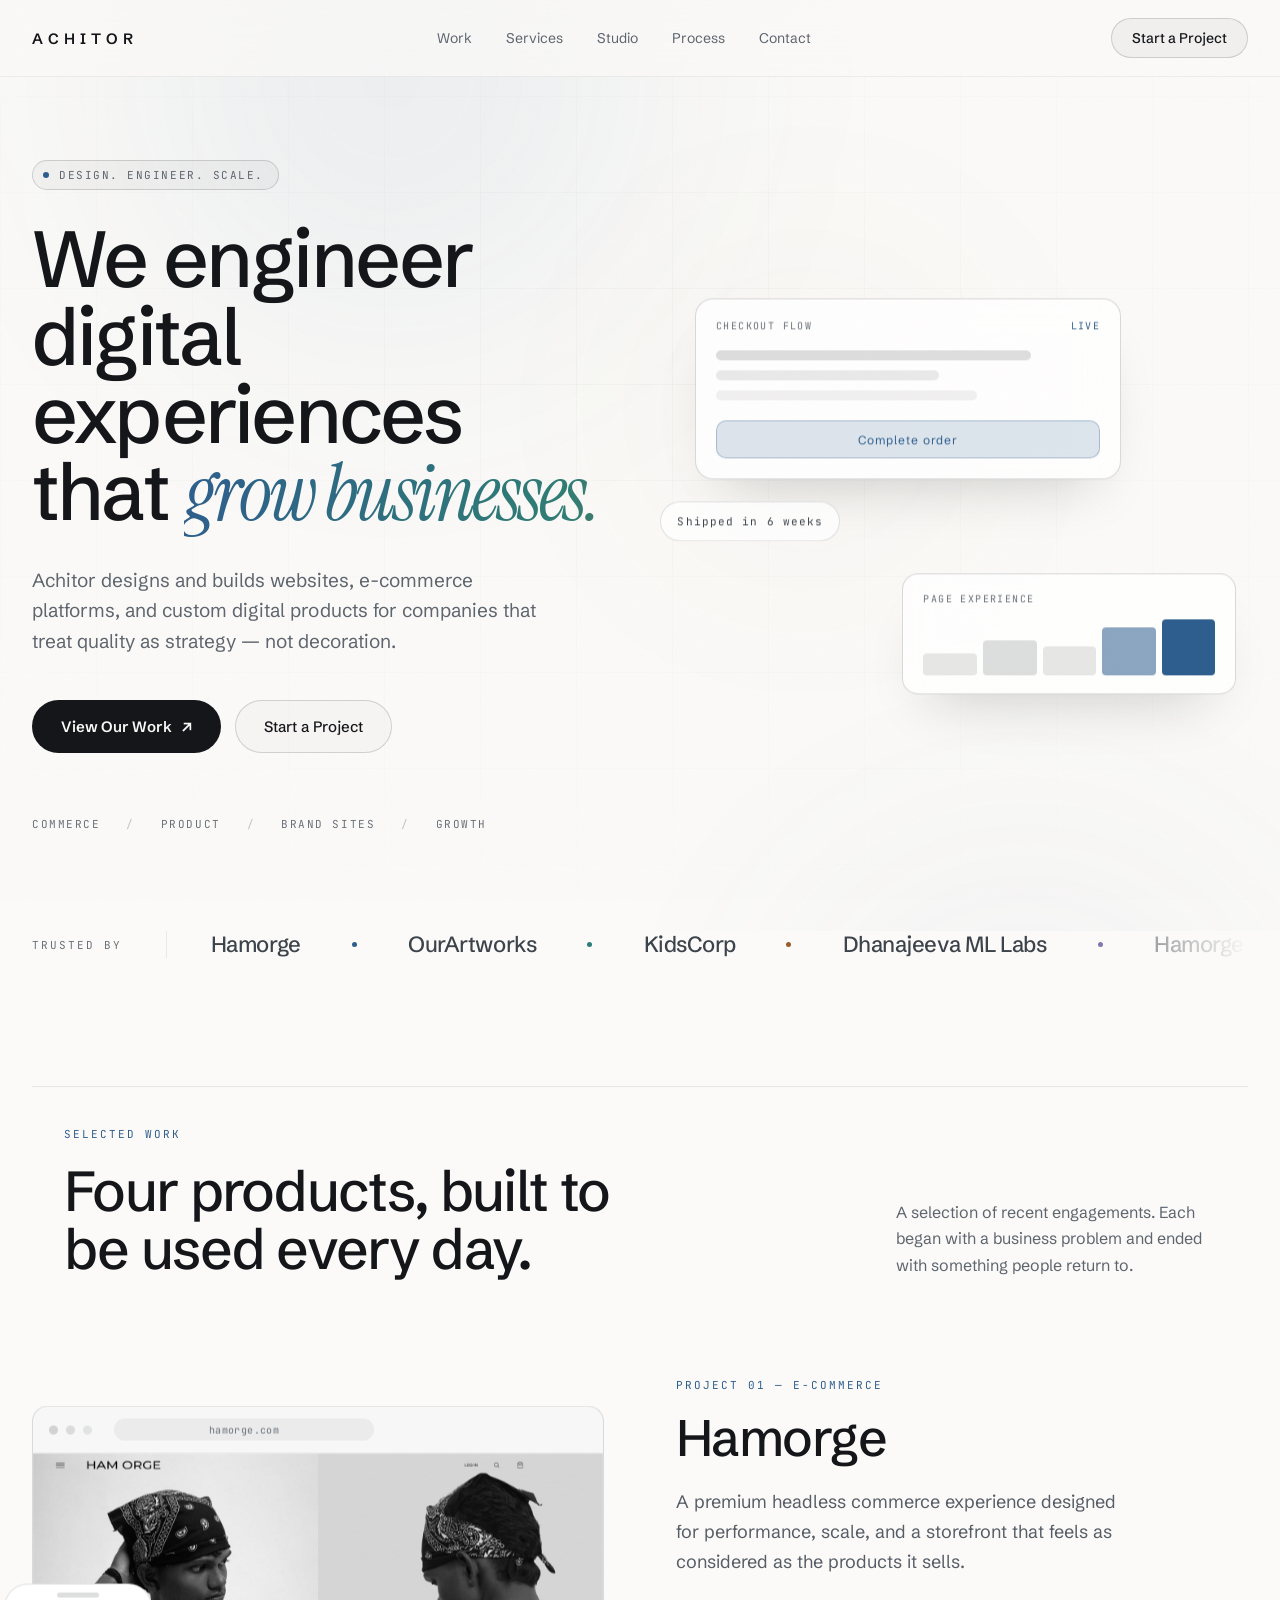
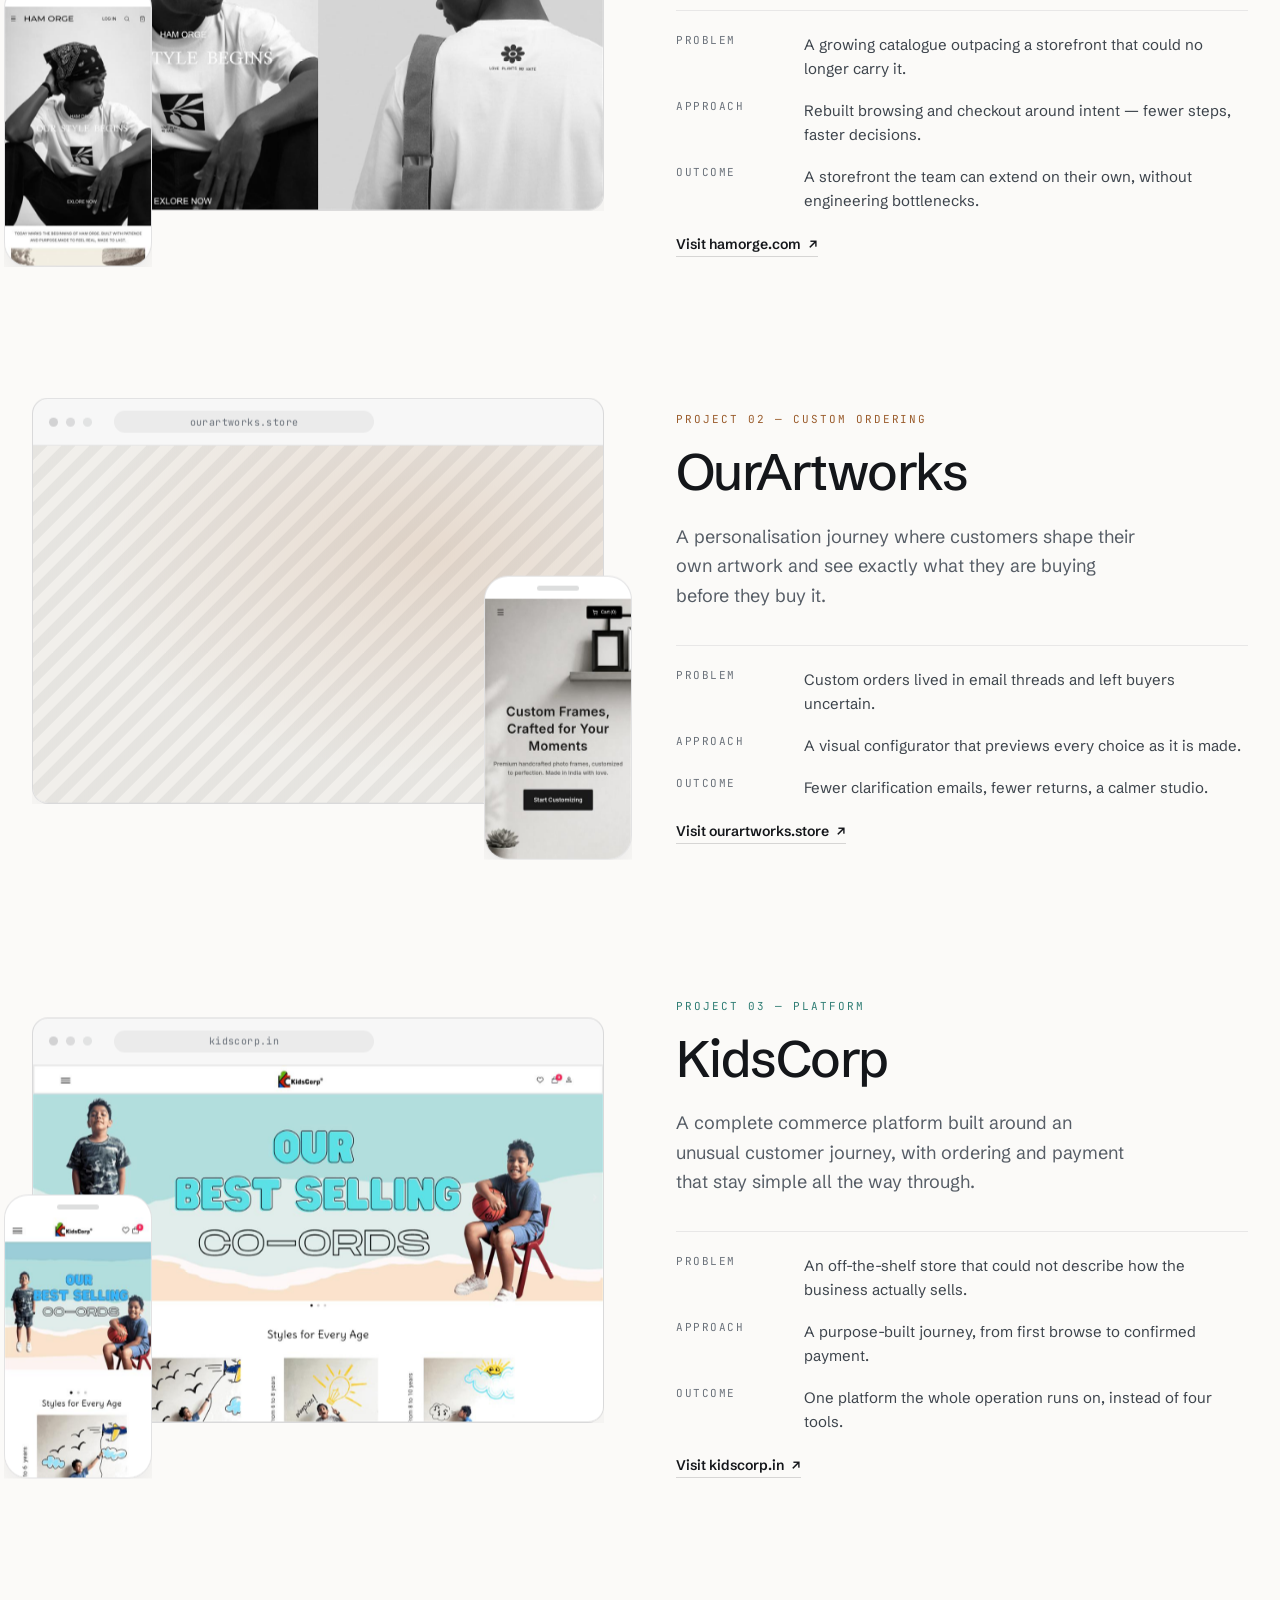
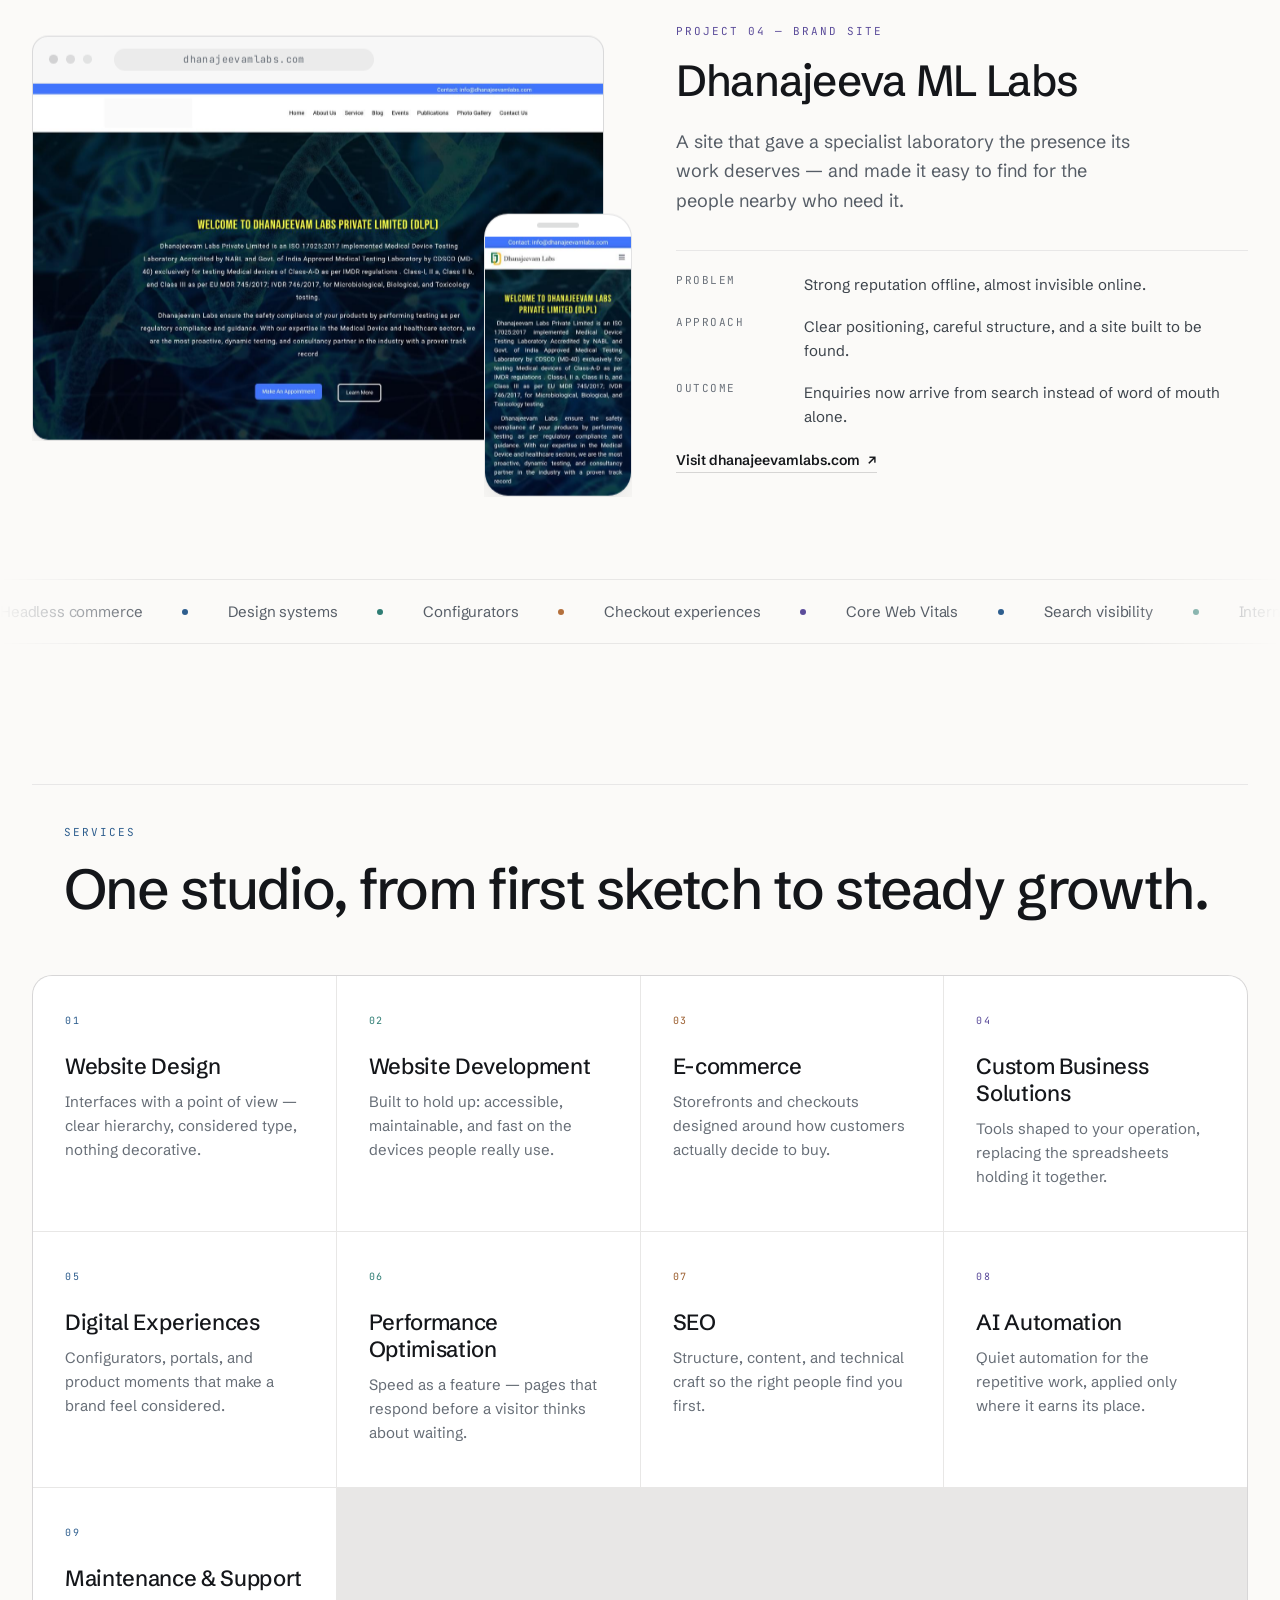
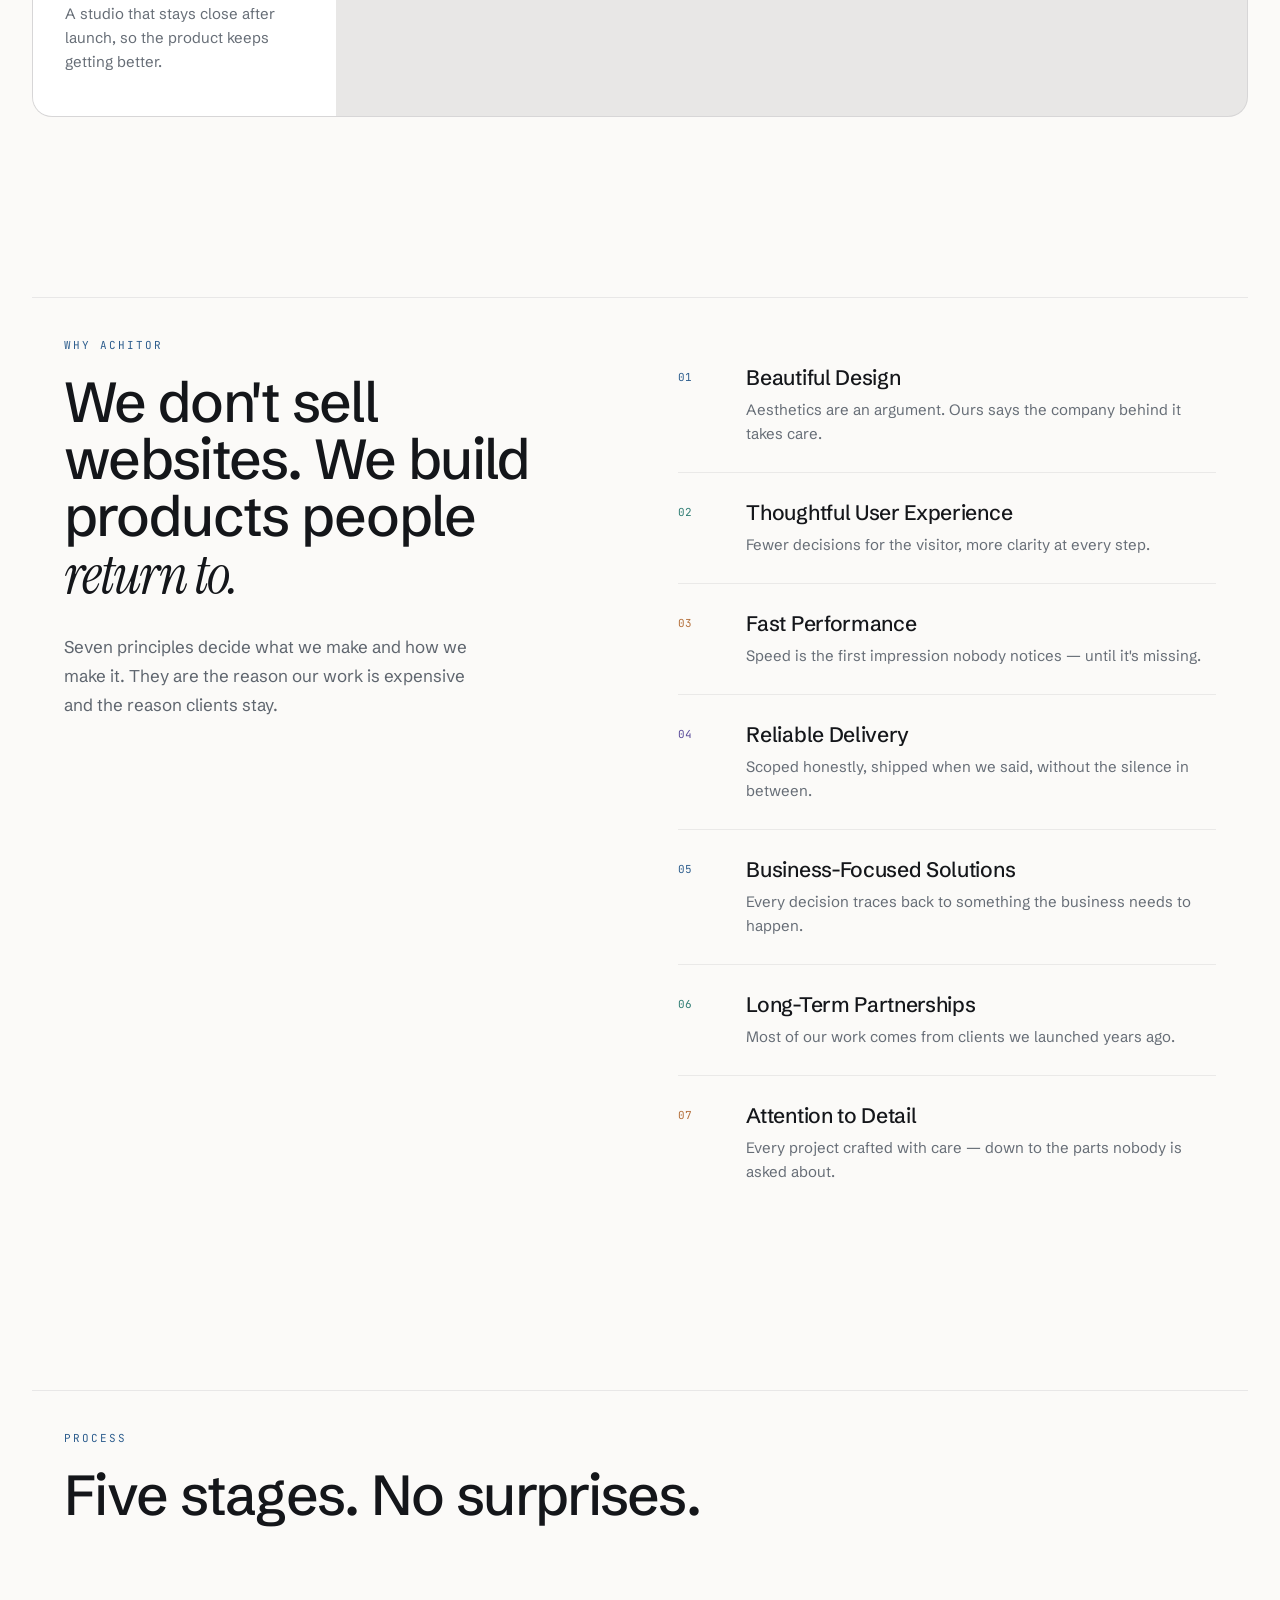
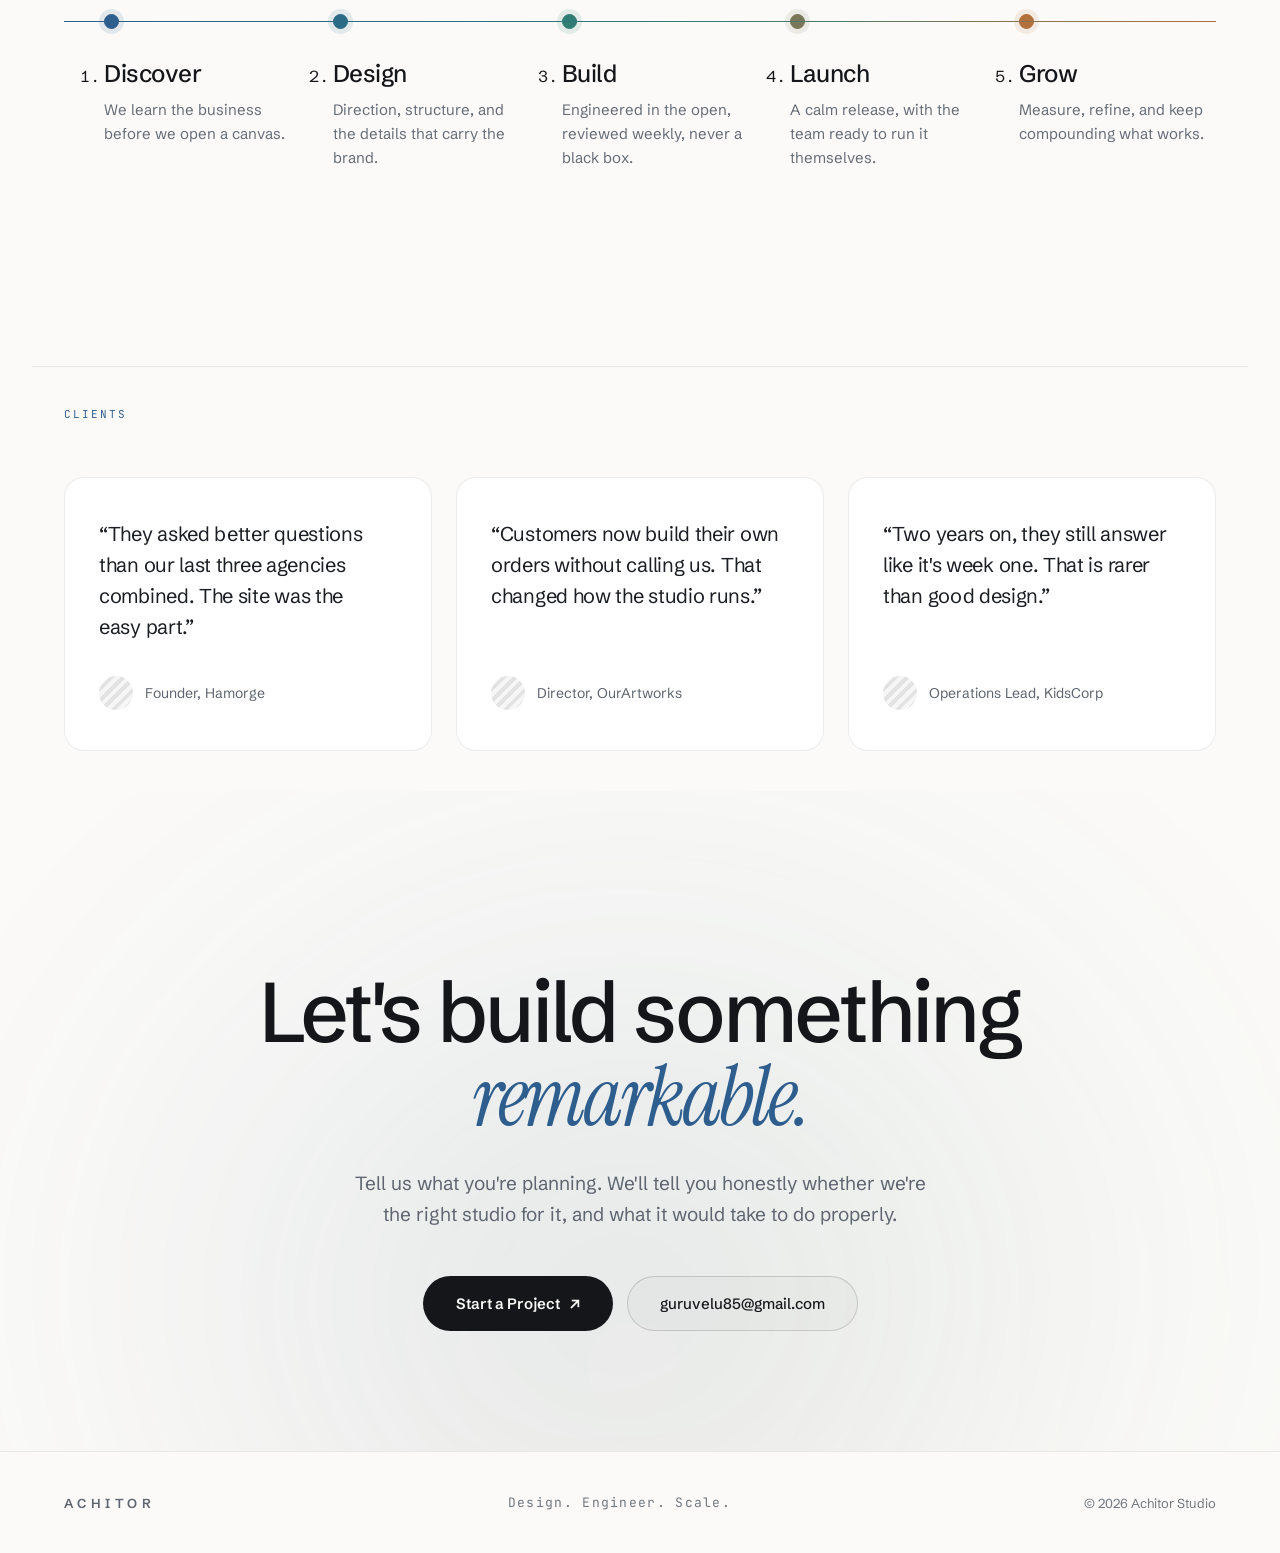
<file: index.html>
<!DOCTYPE html>
<html lang="en">
<head>
<meta charset="UTF-8">
<meta name="viewport" content="width=device-width, initial-scale=1.0">
<title>Achitor — Design. Engineer. Scale.</title>
<meta name="description" content="Achitor designs and builds websites, e-commerce platforms, and custom digital products for companies that treat quality as strategy, not decoration.">
<meta name="theme-color" content="#FBFAF8">

<meta property="og:type" content="website">
<meta property="og:title" content="Achitor — Design. Engineer. Scale.">
<meta property="og:description" content="We engineer digital experiences that grow businesses. Website design, development, e-commerce, and custom digital products.">
<meta name="twitter:card" content="summary">

<link rel="icon" href="assets/icons/favicon.svg" type="image/svg+xml">
<link rel="preconnect" href="https://fonts.googleapis.com">
<link rel="preconnect" href="https://fonts.gstatic.com" crossorigin>
<link href="https://fonts.googleapis.com/css2?family=Schibsted+Grotesk:wght@400;500;600;700&family=Instrument+Serif:ital@0;1&family=JetBrains+Mono:wght@400;500&display=swap" rel="stylesheet">
<link rel="stylesheet" href="style.css">
</head>
<body>
<a class="skip-link" href="#main">Skip to content</a>

<div class="grain" aria-hidden="true"></div>

<div class="progress-track" aria-hidden="true">
  <div class="progress-bar" data-progress></div>
</div>

<header class="site-header" data-nav>
  <nav class="site-nav" aria-label="Primary">
    <a href="#top" class="logo">Achitor</a>
    <div class="nav-links">
      <a href="#work"><span class="nav-links__index">01</span>Work</a>
      <a href="#services"><span class="nav-links__index">02</span>Services</a>
      <a href="#studio"><span class="nav-links__index">03</span>Studio</a>
      <a href="#process"><span class="nav-links__index">04</span>Process</a>
      <a href="contact.html"><span class="nav-links__index">05</span>Contact</a>
    </div>
    <a href="contact.html" class="nav-cta">Start a Project</a>
  </nav>
</header>

<main id="main">

  <!-- Hero -->
  <section id="top" class="hero" data-spot>
    <div class="hero-spotlight" data-spot-light aria-hidden="true"></div>
    <div class="hero-orbs" aria-hidden="true">
      <div class="hero-orb hero-orb--a"></div>
      <div class="hero-orb hero-orb--b"></div>
      <div class="hero-orb hero-orb--c"></div>
    </div>
    <div class="hero-grid" aria-hidden="true"></div>
    <div class="hero-floaters" aria-hidden="true">
      <span class="hero-floaters__item hero-floaters__item--1"></span>
      <span class="hero-floaters__item hero-floaters__item--2"></span>
      <span class="hero-floaters__item hero-floaters__item--3"></span>
      <span class="hero-floaters__item hero-floaters__item--4"></span>
      <span class="hero-floaters__item hero-floaters__item--5"></span>
      <span class="hero-floaters__item hero-floaters__item--6"></span>
      <span class="hero-floaters__item hero-floaters__item--7"></span>
    </div>

    <div class="hero-inner">
      <div>
        <div class="hero-badge hero-anim-1" data-hero>
          <span class="hero-badge__dot" aria-hidden="true"></span>
          Design. Engineer. Scale.
        </div>

        <h1 class="hero-title hero-anim-2" data-hero>We engineer digital experiences that <span class="italic-serif text-gradient">grow businesses.</span></h1>

        <p class="hero-lede hero-anim-3" data-hero>Achitor designs and builds websites, e-commerce platforms, and custom digital products for companies that treat quality as strategy — not decoration.</p>

        <div class="hero-actions hero-anim-4" data-hero>
          <a href="#work" class="btn btn-primary" data-magnet>View Our Work <span class="btn-arrow" aria-hidden="true">↗</span></a>
          <a href="contact.html" class="btn btn-secondary" data-magnet>Start a Project</a>
        </div>

        <div class="hero-meta hero-anim-5" data-hero>
          <span>Commerce</span><span class="hero-meta__sep" aria-hidden="true">/</span>
          <span>Product</span><span class="hero-meta__sep" aria-hidden="true">/</span>
          <span>Brand Sites</span><span class="hero-meta__sep" aria-hidden="true">/</span>
          <span>Growth</span>
        </div>
      </div>

      <div class="hero-visual hero-anim-6" data-hero data-float aria-hidden="true">
        <div class="hero-card hero-card--checkout">
          <div class="hero-card__row">
            <span>Checkout flow</span><span class="hero-card__row--accent">Live</span>
          </div>
          <div class="hero-card__bars">
            <div class="hero-card__bar hero-card__bar--1"></div>
            <div class="hero-card__bar hero-card__bar--2"></div>
            <div class="hero-card__bar hero-card__bar--3"></div>
          </div>
          <div class="hero-card__action">Complete order</div>
        </div>

        <div class="hero-card hero-card--metrics">
          <div class="hero-card__label">Page experience</div>
          <div class="hero-card__chart">
            <span></span><span></span><span></span><span></span><span></span>
          </div>
        </div>

        <div class="hero-pill">Shipped in 6 weeks</div>
      </div>
    </div>
  </section>

  <!-- Logo marquee -->
  <section class="marquee-strip" data-reveal aria-label="Trusted by">
    <div class="container">
      <span class="marquee-strip__label">Trusted by</span>
      <div class="marquee-viewport">
        <div class="marquee-track">
          <div class="marquee-group">
            <span>Hamorge</span><span class="marquee-dot"></span>
            <span>OurArtworks</span><span class="marquee-dot marquee-dot--teal"></span>
            <span>KidsCorp</span><span class="marquee-dot marquee-dot--orange"></span>
            <span>Dhanajeeva ML Labs</span><span class="marquee-dot marquee-dot--purple"></span>
          </div>
          <div class="marquee-group" aria-hidden="true">
            <span>Hamorge</span><span class="marquee-dot"></span>
            <span>OurArtworks</span><span class="marquee-dot marquee-dot--teal"></span>
            <span>KidsCorp</span><span class="marquee-dot marquee-dot--orange"></span>
            <span>Dhanajeeva ML Labs</span><span class="marquee-dot marquee-dot--purple"></span>
          </div>
        </div>
      </div>
    </div>
  </section>

  <!-- Work intro -->
  <section id="work" class="section work-header" data-reveal>
    <div class="container section-header">
      <div>
        <span class="eyebrow">Selected Work</span>
        <h2 class="section-title">Four products, built to be used every day.</h2>
      </div>
      <p class="section-lede">A selection of recent engagements. Each began with a business problem and ended with something people return to.</p>
    </div>
  </section>

  <!-- Projects -->
  <section class="projects-list" data-reveal>

    <article class="project">
      <a class="project__media project__media--01" data-parallax data-media-reveal href="https://hamorge.com" target="_blank" rel="noopener noreferrer" aria-label="Visit hamorge.com — view live site">
        <div class="browser-frame" data-tilt>
          <div class="browser-frame__bar" aria-hidden="true">
            <span class="browser-frame__dot"></span>
            <span class="browser-frame__dot"></span>
            <span class="browser-frame__dot"></span>
            <div class="browser-frame__url">hamorge.com</div>
          </div>
          <div class="browser-frame__screen">
            <img src="assets/images/hamorge-desktop.jpg" width="1400" height="875" loading="lazy" decoding="async" alt="Hamorge streetwear storefront homepage">
          </div>
        </div>
        <div class="phone-frame phone-frame--left" aria-hidden="true">
          <div class="phone-frame__notch"><span></span></div>
          <div class="phone-frame__screen"><img src="assets/images/hamorge-mobile.jpg" width="340" height="736" loading="lazy" decoding="async" alt=""></div>
        </div>
        <span class="project__media-badge" aria-hidden="true">View live site ↗</span>
      </a>
      <div>
        <div class="project__index project__index--01">PROJECT 01 — E-COMMERCE</div>
        <h3 class="project__title">Hamorge</h3>
        <p class="project__desc">A premium headless commerce experience designed for performance, scale, and a storefront that feels as considered as the products it sells.</p>
        <dl class="project__facts">
          <div class="project__fact"><dt>Problem</dt><dd>A growing catalogue outpacing a storefront that could no longer carry it.</dd></div>
          <div class="project__fact"><dt>Approach</dt><dd>Rebuilt browsing and checkout around intent — fewer steps, faster decisions.</dd></div>
          <div class="project__fact"><dt>Outcome</dt><dd>A storefront the team can extend on their own, without engineering bottlenecks.</dd></div>
        </dl>
        <a class="project__visit" href="https://hamorge.com" target="_blank" rel="noopener noreferrer">Visit hamorge.com <span aria-hidden="true">↗</span></a>
      </div>
    </article>

    <article class="project">
      <a class="project__media project__media--02" data-parallax data-media-reveal href="https://ourartworks.store" target="_blank" rel="noopener noreferrer" aria-label="Visit ourartworks.store — view live site">
        <div class="browser-frame" data-tilt>
          <div class="browser-frame__bar" aria-hidden="true">
            <span class="browser-frame__dot"></span>
            <span class="browser-frame__dot"></span>
            <span class="browser-frame__dot"></span>
            <div class="browser-frame__url">ourartworks.store</div>
          </div>
          <div class="browser-frame__screen">
            <img src="assets/images/ourartworks-desktop.jpg" width="1400" height="875" loading="lazy" decoding="async" alt="OurArtworks custom frame configurator homepage">
          </div>
        </div>
        <div class="phone-frame phone-frame--right" aria-hidden="true">
          <div class="phone-frame__notch"><span></span></div>
          <div class="phone-frame__screen"><img src="assets/images/ourartworks-mobile.jpg" width="340" height="736" loading="lazy" decoding="async" alt=""></div>
        </div>
        <span class="project__media-badge" aria-hidden="true">View live site ↗</span>
      </a>
      <div>
        <div class="project__index project__index--02">PROJECT 02 — CUSTOM ORDERING</div>
        <h3 class="project__title">OurArtworks</h3>
        <p class="project__desc">A personalisation journey where customers shape their own artwork and see exactly what they are buying before they buy it.</p>
        <dl class="project__facts">
          <div class="project__fact"><dt>Problem</dt><dd>Custom orders lived in email threads and left buyers uncertain.</dd></div>
          <div class="project__fact"><dt>Approach</dt><dd>A visual configurator that previews every choice as it is made.</dd></div>
          <div class="project__fact"><dt>Outcome</dt><dd>Fewer clarification emails, fewer returns, a calmer studio.</dd></div>
        </dl>
        <a class="project__visit" href="https://ourartworks.store" target="_blank" rel="noopener noreferrer">Visit ourartworks.store <span aria-hidden="true">↗</span></a>
      </div>
    </article>

    <article class="project">
      <a class="project__media project__media--03" data-parallax data-media-reveal href="https://kidscorp.in" target="_blank" rel="noopener noreferrer" aria-label="Visit kidscorp.in — view live site">
        <div class="browser-frame" data-tilt>
          <div class="browser-frame__bar" aria-hidden="true">
            <span class="browser-frame__dot"></span>
            <span class="browser-frame__dot"></span>
            <span class="browser-frame__dot"></span>
            <div class="browser-frame__url">kidscorp.in</div>
          </div>
          <div class="browser-frame__screen">
            <img src="assets/images/kidscorp-desktop.jpg" width="1400" height="875" loading="lazy" decoding="async" alt="KidsCorp ordering platform homepage">
          </div>
        </div>
        <div class="phone-frame phone-frame--left" aria-hidden="true">
          <div class="phone-frame__notch"><span></span></div>
          <div class="phone-frame__screen"><img src="assets/images/kidscorp-mobile.jpg" width="340" height="736" loading="lazy" decoding="async" alt=""></div>
        </div>
        <span class="project__media-badge" aria-hidden="true">View live site ↗</span>
      </a>
      <div>
        <div class="project__index project__index--03">PROJECT 03 — PLATFORM</div>
        <h3 class="project__title">KidsCorp</h3>
        <p class="project__desc">A complete commerce platform built around an unusual customer journey, with ordering and payment that stay simple all the way through.</p>
        <dl class="project__facts">
          <div class="project__fact"><dt>Problem</dt><dd>An off-the-shelf store that could not describe how the business actually sells.</dd></div>
          <div class="project__fact"><dt>Approach</dt><dd>A purpose-built journey, from first browse to confirmed payment.</dd></div>
          <div class="project__fact"><dt>Outcome</dt><dd>One platform the whole operation runs on, instead of four tools.</dd></div>
        </dl>
        <a class="project__visit" href="https://kidscorp.in" target="_blank" rel="noopener noreferrer">Visit kidscorp.in <span aria-hidden="true">↗</span></a>
      </div>
    </article>

    <article class="project">
      <a class="project__media project__media--04" data-parallax data-media-reveal href="https://dhanajeevamlabs.com" target="_blank" rel="noopener noreferrer" aria-label="Visit dhanajeevamlabs.com — view live site">
        <div class="browser-frame" data-tilt>
          <div class="browser-frame__bar" aria-hidden="true">
            <span class="browser-frame__dot"></span>
            <span class="browser-frame__dot"></span>
            <span class="browser-frame__dot"></span>
            <div class="browser-frame__url">dhanajeevamlabs.com</div>
          </div>
          <div class="browser-frame__screen">
            <img src="assets/images/dhanajeeva-desktop.jpg" width="1400" height="875" loading="lazy" decoding="async" alt="Dhanajeeva ML Labs corporate homepage">
          </div>
        </div>
        <div class="phone-frame phone-frame--right" aria-hidden="true">
          <div class="phone-frame__notch"><span></span></div>
          <div class="phone-frame__screen"><img src="assets/images/dhanajeeva-mobile.jpg" width="340" height="736" loading="lazy" decoding="async" alt=""></div>
        </div>
        <span class="project__media-badge" aria-hidden="true">View live site ↗</span>
      </a>
      <div>
        <div class="project__index project__index--04">PROJECT 04 — BRAND SITE</div>
        <h3 class="project__title project__title--long">Dhanajeeva ML Labs</h3>
        <p class="project__desc">A site that gave a specialist laboratory the presence its work deserves — and made it easy to find for the people nearby who need it.</p>
        <dl class="project__facts">
          <div class="project__fact"><dt>Problem</dt><dd>Strong reputation offline, almost invisible online.</dd></div>
          <div class="project__fact"><dt>Approach</dt><dd>Clear positioning, careful structure, and a site built to be found.</dd></div>
          <div class="project__fact"><dt>Outcome</dt><dd>Enquiries now arrive from search instead of word of mouth alone.</dd></div>
        </dl>
        <a class="project__visit" href="https://dhanajeevamlabs.com" target="_blank" rel="noopener noreferrer">Visit dhanajeevamlabs.com <span aria-hidden="true">↗</span></a>
      </div>
    </article>

  </section>

  <!-- Tag marquee -->
  <section class="tag-marquee" data-reveal aria-label="Capabilities">
    <div class="tag-marquee__viewport">
      <div class="tag-marquee__track">
        <div class="tag-marquee__group">
          <span>Headless commerce</span><span class="tag-dot tag-dot--blue"></span>
          <span>Design systems</span><span class="tag-dot tag-dot--teal"></span>
          <span>Configurators</span><span class="tag-dot tag-dot--orange"></span>
          <span>Checkout experiences</span><span class="tag-dot tag-dot--purple"></span>
          <span>Core Web Vitals</span><span class="tag-dot tag-dot--blue"></span>
          <span>Search visibility</span><span class="tag-dot tag-dot--teal"></span>
          <span>Internal tools</span><span class="tag-dot tag-dot--orange"></span>
          <span>Ongoing partnership</span><span class="tag-dot tag-dot--purple"></span>
        </div>
        <div class="tag-marquee__group" aria-hidden="true">
          <span>Headless commerce</span><span class="tag-dot tag-dot--blue"></span>
          <span>Design systems</span><span class="tag-dot tag-dot--teal"></span>
          <span>Configurators</span><span class="tag-dot tag-dot--orange"></span>
          <span>Checkout experiences</span><span class="tag-dot tag-dot--purple"></span>
          <span>Core Web Vitals</span><span class="tag-dot tag-dot--blue"></span>
          <span>Search visibility</span><span class="tag-dot tag-dot--teal"></span>
          <span>Internal tools</span><span class="tag-dot tag-dot--orange"></span>
          <span>Ongoing partnership</span><span class="tag-dot tag-dot--purple"></span>
        </div>
      </div>
    </div>
  </section>

  <!-- Services -->
  <section id="services" class="section" data-reveal>
    <div class="container section-header section-top">
      <div>
        <span class="eyebrow">Services</span>
        <h2 class="section-title">One studio, from first sketch to steady growth.</h2>
      </div>
    </div>

    <div class="services-grid" data-stagger>
      <div class="service-card" data-glow-card>
        <div class="service-card__glow" aria-hidden="true"></div>
        <div class="service-card__rule u-bg-accent" aria-hidden="true"></div>
        <div class="service-card__index u-text-accent">01</div>
        <h3 class="service-card__title">Website Design</h3>
        <p class="service-card__desc">Interfaces with a point of view — clear hierarchy, considered type, nothing decorative.</p>
      </div>
      <div class="service-card" data-glow-card>
        <div class="service-card__glow" aria-hidden="true"></div>
        <div class="service-card__rule u-bg-teal" aria-hidden="true"></div>
        <div class="service-card__index u-text-teal">02</div>
        <h3 class="service-card__title">Website Development</h3>
        <p class="service-card__desc">Built to hold up: accessible, maintainable, and fast on the devices people really use.</p>
      </div>
      <div class="service-card" data-glow-card>
        <div class="service-card__glow" aria-hidden="true"></div>
        <div class="service-card__rule u-bg-orange-dark" aria-hidden="true"></div>
        <div class="service-card__index u-text-orange-dark">03</div>
        <h3 class="service-card__title">E-commerce</h3>
        <p class="service-card__desc">Storefronts and checkouts designed around how customers actually decide to buy.</p>
      </div>
      <div class="service-card" data-glow-card>
        <div class="service-card__glow" aria-hidden="true"></div>
        <div class="service-card__rule u-bg-purple" aria-hidden="true"></div>
        <div class="service-card__index u-text-purple">04</div>
        <h3 class="service-card__title">Custom Business Solutions</h3>
        <p class="service-card__desc">Tools shaped to your operation, replacing the spreadsheets holding it together.</p>
      </div>
      <div class="service-card" data-glow-card>
        <div class="service-card__glow" aria-hidden="true"></div>
        <div class="service-card__rule u-bg-accent" aria-hidden="true"></div>
        <div class="service-card__index u-text-accent">05</div>
        <h3 class="service-card__title">Digital Experiences</h3>
        <p class="service-card__desc">Configurators, portals, and product moments that make a brand feel considered.</p>
      </div>
      <div class="service-card" data-glow-card>
        <div class="service-card__glow" aria-hidden="true"></div>
        <div class="service-card__rule u-bg-teal" aria-hidden="true"></div>
        <div class="service-card__index u-text-teal">06</div>
        <h3 class="service-card__title">Performance Optimisation</h3>
        <p class="service-card__desc">Speed as a feature — pages that respond before a visitor thinks about waiting.</p>
      </div>
      <div class="service-card" data-glow-card>
        <div class="service-card__glow" aria-hidden="true"></div>
        <div class="service-card__rule u-bg-orange-dark" aria-hidden="true"></div>
        <div class="service-card__index u-text-orange-dark">07</div>
        <h3 class="service-card__title">SEO</h3>
        <p class="service-card__desc">Structure, content, and technical craft so the right people find you first.</p>
      </div>
      <div class="service-card" data-glow-card>
        <div class="service-card__glow" aria-hidden="true"></div>
        <div class="service-card__rule u-bg-purple" aria-hidden="true"></div>
        <div class="service-card__index u-text-purple">08</div>
        <h3 class="service-card__title">AI Automation</h3>
        <p class="service-card__desc">Quiet automation for the repetitive work, applied only where it earns its place.</p>
      </div>
      <div class="service-card" data-glow-card>
        <div class="service-card__glow" aria-hidden="true"></div>
        <div class="service-card__rule u-bg-accent" aria-hidden="true"></div>
        <div class="service-card__index u-text-accent">09</div>
        <h3 class="service-card__title">Maintenance &amp; Support</h3>
        <p class="service-card__desc">A studio that stays close after launch, so the product keeps getting better.</p>
      </div>
    </div>
  </section>

  <!-- Studio / Why Achitor -->
  <section id="studio" class="section" data-reveal>
    <div class="container studio-grid section-top">
      <div class="studio-intro">
        <span class="eyebrow">Why Achitor</span>
        <h2 class="section-title">We don't sell websites. We build products people <span class="italic-serif">return to.</span></h2>
        <p>Seven principles decide what we make and how we make it. They are the reason our work is expensive and the reason clients stay.</p>
      </div>

      <ul class="principles-list" data-stagger>
        <li class="principle">
          <span class="principle__index u-text-accent">01</span>
          <div>
            <h3 class="principle__title">Beautiful Design</h3>
            <p class="principle__desc">Aesthetics are an argument. Ours says the company behind it takes care.</p>
          </div>
        </li>
        <li class="principle">
          <span class="principle__index u-text-teal">02</span>
          <div>
            <h3 class="principle__title">Thoughtful User Experience</h3>
            <p class="principle__desc">Fewer decisions for the visitor, more clarity at every step.</p>
          </div>
        </li>
        <li class="principle">
          <span class="principle__index u-text-orange">03</span>
          <div>
            <h3 class="principle__title">Fast Performance</h3>
            <p class="principle__desc">Speed is the first impression nobody notices — until it's missing.</p>
          </div>
        </li>
        <li class="principle">
          <span class="principle__index u-text-purple">04</span>
          <div>
            <h3 class="principle__title">Reliable Delivery</h3>
            <p class="principle__desc">Scoped honestly, shipped when we said, without the silence in between.</p>
          </div>
        </li>
        <li class="principle">
          <span class="principle__index u-text-accent">05</span>
          <div>
            <h3 class="principle__title">Business-Focused Solutions</h3>
            <p class="principle__desc">Every decision traces back to something the business needs to happen.</p>
          </div>
        </li>
        <li class="principle">
          <span class="principle__index u-text-teal">06</span>
          <div>
            <h3 class="principle__title">Long-Term Partnerships</h3>
            <p class="principle__desc">Most of our work comes from clients we launched years ago.</p>
          </div>
        </li>
        <li class="principle">
          <span class="principle__index u-text-orange">07</span>
          <div>
            <h3 class="principle__title">Attention to Detail</h3>
            <p class="principle__desc">Every project crafted with care — down to the parts nobody is asked about.</p>
          </div>
        </li>
      </ul>
    </div>
  </section>

  <!-- Process -->
  <section id="process" class="section" data-process>
    <div class="container section-top">
      <span class="eyebrow">Process</span>
      <h2 class="section-title">Five stages. No surprises.</h2>

      <div class="process-wrap">
        <div class="process-track" data-process-track aria-hidden="true"></div>
        <div class="process-fill" data-process-fill aria-hidden="true"></div>

        <ol class="process-grid" data-process-grid>
          <li class="process-step">
            <span class="process-step__dot" data-process-dot></span>
            <h3 class="process-step__title">Discover</h3>
            <p class="process-step__desc">We learn the business before we open a canvas.</p>
          </li>
          <li class="process-step">
            <span class="process-step__dot" data-process-dot></span>
            <h3 class="process-step__title">Design</h3>
            <p class="process-step__desc">Direction, structure, and the details that carry the brand.</p>
          </li>
          <li class="process-step">
            <span class="process-step__dot" data-process-dot></span>
            <h3 class="process-step__title">Build</h3>
            <p class="process-step__desc">Engineered in the open, reviewed weekly, never a black box.</p>
          </li>
          <li class="process-step">
            <span class="process-step__dot" data-process-dot></span>
            <h3 class="process-step__title">Launch</h3>
            <p class="process-step__desc">A calm release, with the team ready to run it themselves.</p>
          </li>
          <li class="process-step">
            <span class="process-step__dot" data-process-dot></span>
            <h3 class="process-step__title">Grow</h3>
            <p class="process-step__desc">Measure, refine, and keep compounding what works.</p>
          </li>
        </ol>
      </div>
    </div>
  </section>

  <!-- Testimonials -->
  <section class="section" data-reveal aria-label="Client testimonials">
    <div class="container section-top">
      <span class="eyebrow">Clients</span>

      <div class="testimonials-grid" data-stagger>
        <figure class="testimonial">
          <blockquote class="testimonial__quote">
            <p>&ldquo;They asked better questions than our last three agencies combined. The site was the easy part.&rdquo;</p>
          </blockquote>
          <figcaption class="testimonial__author">
            <span class="testimonial__avatar" aria-hidden="true"></span>
            <span class="testimonial__role">Founder, Hamorge</span>
          </figcaption>
        </figure>

        <figure class="testimonial">
          <blockquote class="testimonial__quote">
            <p>&ldquo;Customers now build their own orders without calling us. That changed how the studio runs.&rdquo;</p>
          </blockquote>
          <figcaption class="testimonial__author">
            <span class="testimonial__avatar" aria-hidden="true"></span>
            <span class="testimonial__role">Director, OurArtworks</span>
          </figcaption>
        </figure>

        <figure class="testimonial">
          <blockquote class="testimonial__quote">
            <p>&ldquo;Two years on, they still answer like it's week one. That is rarer than good design.&rdquo;</p>
          </blockquote>
          <figcaption class="testimonial__author">
            <span class="testimonial__avatar" aria-hidden="true"></span>
            <span class="testimonial__role">Operations Lead, KidsCorp</span>
          </figcaption>
        </figure>
      </div>
    </div>
  </section>

  <!-- Final CTA -->
  <section class="cta" data-reveal>
    <div class="cta-glow" aria-hidden="true"></div>
    <div class="cta-inner">
      <h2 class="cta-title">Let's build something <span class="italic-serif">remarkable.</span></h2>
      <p class="cta-lede">Tell us what you're planning. We'll tell you honestly whether we're the right studio for it, and what it would take to do properly.</p>
      <div class="cta-actions">
        <a href="contact.html" class="btn btn-primary btn-large" data-magnet>Start a Project <span class="btn-arrow" aria-hidden="true">↗</span></a>
        <a href="mailto:guruvelu85@gmail.com" class="btn btn-secondary btn-large">guruvelu85@gmail.com</a>
      </div>
    </div>
  </section>

</main>

<footer class="site-footer">
  <div class="container">
    <span class="footer-wordmark">Achitor</span>
    <span class="footer-tagline">Design. Engineer. Scale.</span>
    <span>&copy; 2026 Achitor Studio</span>
  </div>
</footer>

<button type="button" class="back-to-top" data-back-to-top aria-label="Back to top">
  <svg class="back-to-top__ring" viewBox="0 0 44 44" aria-hidden="true">
    <circle class="back-to-top__ring-bg" cx="22" cy="22" r="19"></circle>
    <circle class="back-to-top__ring-fill" cx="22" cy="22" r="19"></circle>
  </svg>
  <span class="back-to-top__arrow" aria-hidden="true">&uarr;</span>
</button>

<script src="script.js" defer></script>
</body>
</html>
</file>
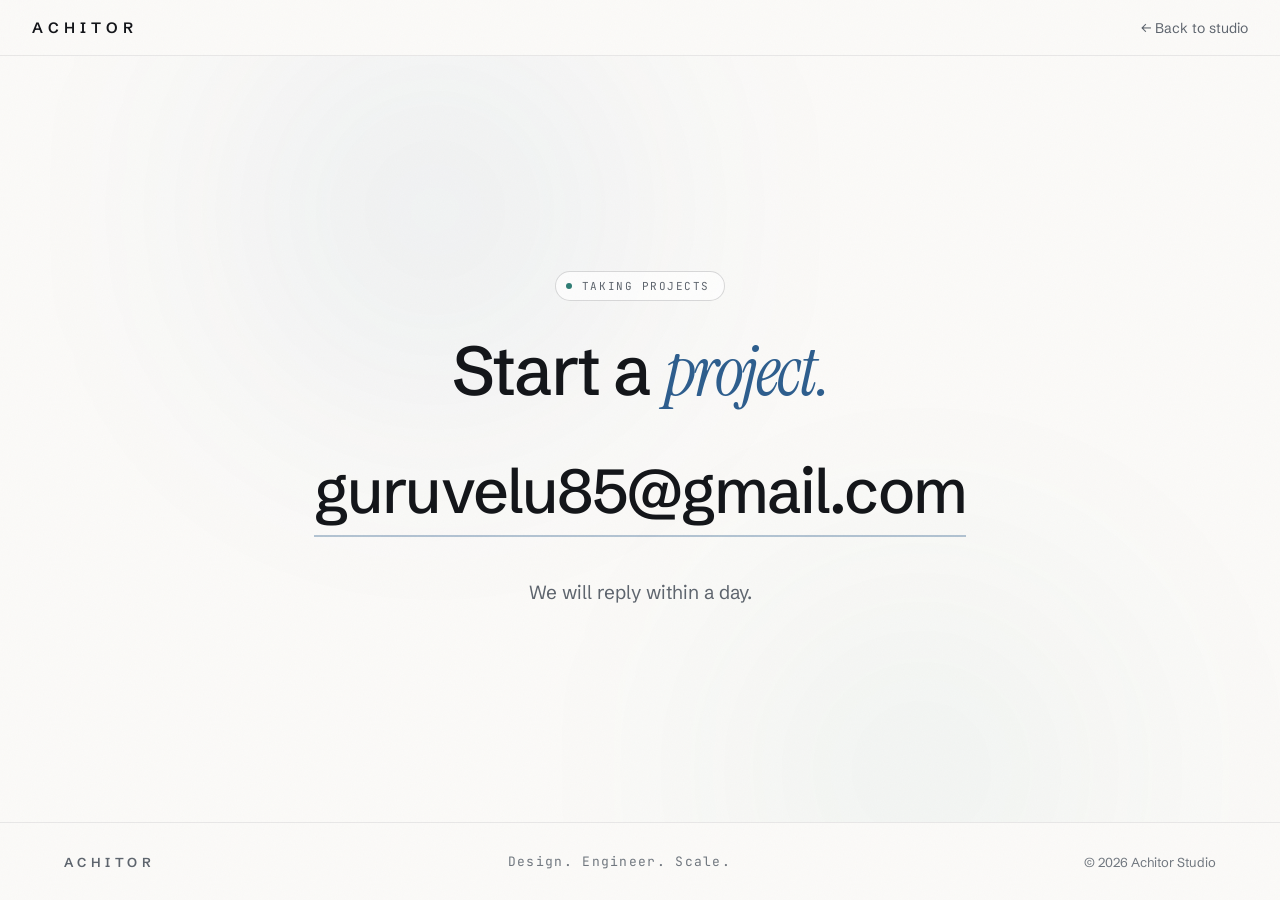
<file: contact.html>
<!DOCTYPE html>
<html lang="en">
<head>
<meta charset="UTF-8">
<meta name="viewport" content="width=device-width, initial-scale=1.0">
<title>Start a Project — Achitor</title>
<meta name="description" content="Tell Achitor what you're planning. We'll reply within a day and let you know honestly whether we're the right studio for it.">
<meta name="theme-color" content="#FBFAF8">

<meta property="og:type" content="website">
<meta property="og:title" content="Start a Project — Achitor">
<meta property="og:description" content="Tell Achitor what you're planning. We'll reply within a day.">

<link rel="icon" href="assets/icons/favicon.svg" type="image/svg+xml">
<link rel="preconnect" href="https://fonts.googleapis.com">
<link rel="preconnect" href="https://fonts.gstatic.com" crossorigin>
<link href="https://fonts.googleapis.com/css2?family=Schibsted+Grotesk:wght@400;500;600;700&family=Instrument+Serif:ital@0;1&family=JetBrains+Mono:wght@400;500&display=swap" rel="stylesheet">
<link rel="stylesheet" href="style.css">
</head>
<body class="contact-page">
<a class="skip-link" href="#main">Skip to content</a>

<div class="grain" aria-hidden="true"></div>

<header class="contact-header">
  <nav class="site-nav" aria-label="Primary">
    <a href="index.html" class="logo">Achitor</a>
    <a href="index.html" class="back-link">&larr; Back to studio</a>
  </nav>
</header>

<main id="main" class="contact-main">
  <div class="contact-orbs" aria-hidden="true">
    <div class="contact-orb contact-orb--a"></div>
    <div class="contact-orb contact-orb--b"></div>
  </div>

  <div class="contact-content" data-hero>
    <div class="contact-badge">
      <span class="contact-badge__dot" aria-hidden="true"></span>
      Taking projects
    </div>

    <h1 class="contact-title">Start a <span class="italic-serif">project.</span></h1>

    <a href="mailto:guruvelu85@gmail.com" class="contact-email" data-magnet>guruvelu85@gmail.com</a>

    <p class="contact-note">We will reply within a day.</p>
  </div>
</main>

<footer class="contact-footer">
  <div class="container">
    <span class="footer-wordmark">Achitor</span>
    <span class="footer-tagline">Design. Engineer. Scale.</span>
    <span>&copy; 2026 Achitor Studio</span>
  </div>
</footer>

<script src="script.js" defer></script>
</body>
</html>
</file>
<file: style.css>
/* ==========================================================================
   ACHITOR — Studio website
   Table of contents:
   1. Custom properties
   2. Reset & base
   3. Layout utilities
   4. Typography utilities
   5. Buttons
   6. Header / navigation
   7. Hero
   8. Logo marquee
   9. Section heading
   10. Work / case studies
   11. Tag marquee
   12. Services grid
   13. Studio / principles
   14. Process timeline
   15. Testimonials
   16. Final CTA
   17. Footer
   18. Contact page
   19. Animations
   20. Reduced motion & accessibility
   21. Grain texture overlay
   22. Custom cursor
   23. Page transition
   24. Marquee pause-on-hover
   25. Scroll-triggered image reveal
   26. Back-to-top button
   27. Small-screen refinements
   ========================================================================== */

/* ----------------------------------------------------------------------
   1. Custom properties
   ---------------------------------------------------------------------- */
:root {
  /* Brand accent (swappable) */
  --accent: #2E5E8E;
  --accent-rgb: 46, 94, 142;
  --accent-teal: #2F7D74;
  --accent-teal-rgb: 47, 125, 116;
  --accent-orange: #B4703C;
  --accent-orange-rgb: 180, 112, 60;
  --accent-orange-dark: #9A5C2C;
  --accent-purple: #5B4C9A;
  --accent-purple-rgb: 91, 76, 154;
  /* Lighter tint of the primary accent, for use on dark surfaces (mobile header) */
  --accent-light: #9FB6D4;
  --accent-light-rgb: 159, 182, 212;

  /* Ink scale (all built from one hue via alpha) */
  --ink-rgb: 20, 22, 26;
  --ink: #14161A;
  --ink-70: #3C434B;
  --ink-60: #565D66;
  --ink-55: #666D76;
  --ink-50: #5E656E;
  --ink-45: #6A717A;
  --ink-40: #70777F;

  --bg: #FBFAF8;
  --surface: #FFFFFF;
  --surface-muted: #F6F4F1;
  --surface-frame: #F1EFEB;

  --border: rgba(var(--ink-rgb), 0.08);
  --border-strong: rgba(var(--ink-rgb), 0.16);

  /* Typography */
  --font-sans: 'Schibsted Grotesk', Helvetica, Arial, sans-serif;
  --font-serif: 'Instrument Serif', Georgia, serif;
  --font-mono: 'JetBrains Mono', 'Courier New', monospace;

  /* Spacing */
  --gutter: clamp(20px, 5vw, 32px);
  --container-max: 1320px;
  --section-pad: clamp(88px, 12vw, 140px);

  /* Radius */
  --radius-sm: 10px;
  --radius-md: 16px;
  --radius-lg: 20px;
  --radius-xl: 24px;
  --radius-pill: 999px;

  /* Shadow */
  --shadow-float: 0 30px 60px -30px rgba(var(--ink-rgb), 0.22);
  --shadow-card: 0 50px 90px -40px rgba(var(--ink-rgb), 0.2);
  --shadow-card-hover: 0 60px 100px -45px rgba(var(--ink-rgb), 0.3);
  --shadow-phone: 0 30px 55px -25px rgba(var(--ink-rgb), 0.24);
  --shadow-cta: 0 18px 40px -18px rgba(var(--ink-rgb), 0.22);

  /* Motion */
  --ease-out-soft: cubic-bezier(.16, 1, .3, 1);
  --ease-out-quick: cubic-bezier(.2, .7, .3, 1);
}

/* ----------------------------------------------------------------------
   2. Reset & base
   ---------------------------------------------------------------------- */
*, *::before, *::after { box-sizing: border-box; }

html {
  scroll-behavior: smooth;
  -webkit-text-size-adjust: 100%;
}

body {
  margin: 0;
  background: var(--bg);
  color: var(--ink);
  font-family: var(--font-sans);
  -webkit-font-smoothing: antialiased;
  -moz-osx-font-smoothing: grayscale;
  overflow-x: hidden;
}

img, svg { display: block; max-width: 100%; }

a {
  color: inherit;
  text-decoration: none;
}

ul, dl { margin: 0; padding: 0; list-style: none; }

h1, h2, h3, h4, p, dl, dd, figure, blockquote { margin: 0; }

::selection {
  background: var(--accent);
  color: var(--bg);
}

/* Visible keyboard focus, everywhere */
a:focus-visible,
button:focus-visible,
input:focus-visible,
textarea:focus-visible {
  outline: 2px solid var(--accent);
  outline-offset: 3px;
  border-radius: 4px;
}

/* Skip link */
.skip-link {
  position: absolute;
  top: -100%;
  left: var(--gutter);
  z-index: 100;
  padding: 12px 20px;
  background: var(--ink);
  color: var(--bg);
  border-radius: var(--radius-sm);
  font-size: 14px;
  font-weight: 600;
  transition: top .3s var(--ease-out-quick);
}

.skip-link:focus {
  top: 12px;
}

/* ----------------------------------------------------------------------
   3. Layout utilities
   ---------------------------------------------------------------------- */
.container {
  max-width: var(--container-max);
  margin-inline: auto;
  padding-inline: var(--gutter);
}

.section {
  padding: var(--section-pad) var(--gutter) 40px;
}

.section-top {
  border-top: 1px solid var(--border);
  padding-top: 40px;
}

.section-header {
  display: flex;
  flex-wrap: wrap;
  align-items: flex-end;
  justify-content: space-between;
  gap: 40px;
}

.visually-hidden {
  position: absolute;
  width: 1px;
  height: 1px;
  padding: 0;
  margin: -1px;
  overflow: hidden;
  clip: rect(0, 0, 0, 0);
  white-space: nowrap;
  border: 0;
}

/* ----------------------------------------------------------------------
   4. Typography utilities
   ---------------------------------------------------------------------- */
.eyebrow {
  display: block;
  font-family: var(--font-mono);
  font-size: 11px;
  letter-spacing: 0.18em;
  text-transform: uppercase;
  color: var(--accent);
}

.italic-serif {
  font-family: var(--font-serif);
  font-style: italic;
  font-weight: 400;
}

.text-gradient {
  background: linear-gradient(100deg, var(--accent) 0%, var(--accent-teal) 42%, var(--accent-orange) 78%, var(--accent) 100%);
  background-size: 220% 100%;
  -webkit-background-clip: text;
  background-clip: text;
  color: transparent;
  animation: gradientShift 14s ease-in-out infinite;
}

.section-title {
  margin-top: 22px;
  font-size: clamp(34px, 4.4vw, 62px);
  line-height: 1.02;
  letter-spacing: -0.03em;
  font-weight: 500;
}

.section-lede {
  max-width: 320px;
  font-size: 16px;
  line-height: 1.65;
  color: var(--ink-50);
}

/* ----------------------------------------------------------------------
   5. Buttons
   ---------------------------------------------------------------------- */
.btn {
  position: relative;
  display: inline-flex;
  align-items: center;
  gap: 10px;
  padding: 16px 28px;
  border-radius: var(--radius-pill);
  font-size: 15px;
  white-space: nowrap;
  border: 1px solid transparent;
  transition: transform .6s var(--ease-out-soft), box-shadow .35s ease, background .35s ease, border-color .35s ease;
  will-change: transform;
  transform: translate3d(var(--mx, 0), var(--my, 0), 0);
}

.btn.is-magnet-active {
  transition: transform .18s var(--ease-out-quick), box-shadow .35s ease, background .35s ease, border-color .35s ease;
}

.btn-arrow {
  font-size: 17px;
  line-height: 1;
}

.btn-primary {
  background: var(--ink);
  color: var(--bg);
  font-weight: 600;
  overflow: hidden;
}

.btn-primary:hover,
.btn-primary:focus-visible {
  transform: translateY(-2px);
  box-shadow: var(--shadow-cta);
  color: var(--bg);
}

.btn-secondary {
  border-color: var(--border-strong);
  background: rgba(var(--ink-rgb), 0.02);
  color: var(--ink);
  font-weight: 500;
}

.btn-secondary:hover,
.btn-secondary:focus-visible {
  background: rgba(var(--ink-rgb), 0.08);
  border-color: rgba(var(--ink-rgb), 0.2);
  transform: translateY(-2px);
  color: var(--ink);
}

.btn-large {
  padding: 17px 32px;
}

/* ----------------------------------------------------------------------
   6. Header / navigation
   ---------------------------------------------------------------------- */
.site-header {
  position: fixed;
  inset-inline: 0;
  top: 0;
  z-index: 50;
  backdrop-filter: blur(18px);
  -webkit-backdrop-filter: blur(18px);
  background: rgba(251, 250, 248, 0.7);
  border-bottom: 1px solid rgba(var(--ink-rgb), 0.06);
  transition: background .5s ease, box-shadow .5s ease;
}

.site-header.is-scrolled {
  background: rgba(251, 250, 248, 0.9);
  box-shadow: 0 18px 40px -30px rgba(var(--ink-rgb), 0.13);
}

.site-nav {
  max-width: var(--container-max);
  margin-inline: auto;
  padding: 18px var(--gutter);
  display: flex;
  flex-wrap: wrap;
  align-items: center;
  justify-content: space-between;
  gap: 16px 24px;
  transition: padding .5s var(--ease-out-soft);
}

.site-header.is-scrolled .site-nav {
  padding-block: 12px;
}

.logo {
  font-size: 15px;
  font-weight: 600;
  letter-spacing: 0.34em;
  text-transform: uppercase;
}

.logo:hover,
.logo:focus-visible { color: var(--ink); }

.nav-links {
  display: flex;
  flex-wrap: wrap;
  align-items: center;
  justify-content: center;
  flex: 1 1 auto;
  min-width: 0;
  gap: 10px clamp(16px, 3vw, 34px);
  font-size: 14px;
  color: var(--ink-50);
}

.nav-links a {
  transition: color .3s ease;
}

.nav-links a:hover,
.nav-links a:focus-visible {
  color: var(--ink);
}

.nav-links a.is-current {
  color: var(--accent);
}

.nav-cta {
  font-size: 14px;
  font-weight: 500;
  white-space: nowrap;
  padding: 10px 20px;
  border-radius: var(--radius-pill);
  border: 1px solid var(--border-strong);
  background: rgba(var(--ink-rgb), 0.04);
  transition: background .3s ease, border-color .3s ease, transform .3s ease;
}

.nav-cta:hover,
.nav-cta:focus-visible {
  background: rgba(var(--ink-rgb), 0.1);
  border-color: rgba(var(--ink-rgb), 0.18);
  color: var(--ink);
}

.nav-links__index {
  display: none;
}

@media (max-width: 880px) {
  /* Logo + "Start a Project" stay on the title row; the menu becomes its
     own full-width dark band underneath (order pulls it after both,
     flex-basis:100% forces the wrap — .site-nav already has flex-wrap). */
  .nav-links {
    position: relative;
    order: 3;
    flex: 1 1 100%;
    flex-wrap: nowrap;
    justify-content: flex-start;
    gap: clamp(18px, 5vw, 28px);
    overflow-x: auto;
    overscroll-behavior-x: contain;
    scroll-snap-type: x proximity;
    -webkit-overflow-scrolling: touch;
    scrollbar-width: none;
    margin-inline: calc(-1 * var(--gutter));
    padding-block: 12px;
    padding-inline: 24px 32px;
    scroll-padding-inline: 8px 20px;
    border-radius: 0;
    background: var(--ink);
    color: rgba(251, 250, 248, 0.72);
  }

  .site-nav {
    padding-bottom: 0;
  }

  .site-header.is-scrolled .site-nav {
    padding-block: 12px 0;
  }

  .nav-links::-webkit-scrollbar {
    display: none;
  }

  .nav-links a {
    display: inline-flex;
    align-items: baseline;
    gap: 6px;
    flex-shrink: 0;
    scroll-snap-align: start;
    white-space: nowrap;
  }

  .nav-links a:hover,
  .nav-links a:focus-visible {
    color: var(--bg);
  }

  .nav-links a.is-current {
    color: var(--accent-light);
  }

  .nav-links__index {
    display: inline-block;
    font-family: var(--font-mono);
    font-size: 10px;
    letter-spacing: 0.08em;
    color: var(--accent-light);
  }
}

@media (max-width: 480px) {
  .nav-cta {
    display: none;
  }
}

.progress-track {
  position: fixed;
  top: 0;
  inset-inline: 0;
  height: 2px;
  z-index: 70;
  pointer-events: none;
}

.progress-bar {
  height: 100%;
  width: 0%;
  background: linear-gradient(90deg, rgba(var(--accent-rgb), 0.2), var(--accent));
  box-shadow: 0 0 14px rgba(var(--accent-rgb), 0.5);
}

/* ----------------------------------------------------------------------
   7. Hero
   ---------------------------------------------------------------------- */
.hero {
  position: relative;
  min-height: 100vh;
  display: flex;
  align-items: center;
  padding: clamp(112px, 17vw, 160px) var(--gutter) 100px;
  overflow: hidden;
}

/* The mobile header wraps to two rows (title + dark menu band below),
   so it's taller than the single-row desktop/tablet header this
   clamp() was tuned for — give the hero extra clearance to match. */
@media (max-width: 880px) {
  .hero {
    padding-top: 148px;
  }

  .site-header.is-scrolled {
    box-shadow: none;
  }
}

.hero-spotlight {
  position: absolute;
  inset: 0;
  pointer-events: none;
  opacity: 0;
  transition: opacity .8s ease;
  background: radial-gradient(460px circle at var(--x, 50%) var(--y, 50%), rgba(var(--accent-rgb), 0.1), transparent 70%);
}

.hero-spotlight.is-active {
  opacity: 1;
}

.hero-orbs {
  position: absolute;
  inset: -20% -10%;
  pointer-events: none;
}

.hero-orb {
  position: absolute;
  border-radius: 50%;
  filter: blur(120px);
}

.hero-orb--a {
  top: -10%;
  left: 8%;
  width: 62vw;
  height: 62vw;
  opacity: 0.5;
  background: radial-gradient(circle at 50% 50%, rgba(var(--accent-rgb), 0.22), rgba(var(--accent-rgb), 0) 65%);
  animation: drift1 26s ease-in-out infinite;
}

.hero-orb--b {
  top: 30%;
  right: 26%;
  width: 32vw;
  height: 32vw;
  opacity: 0.5;
  background: radial-gradient(circle at 50% 50%, rgba(var(--accent-orange-rgb), 0.16), rgba(var(--accent-orange-rgb), 0) 65%);
  animation: drift1 38s ease-in-out infinite;
}

.hero-orb--c {
  bottom: -25%;
  right: 2%;
  width: 55vw;
  height: 55vw;
  opacity: 0.42;
  filter: blur(130px);
  background: radial-gradient(circle at 50% 50%, rgba(96, 124, 168, 0.24), rgba(96, 124, 168, 0) 65%);
  animation: drift2 32s ease-in-out infinite;
}

.hero-grid {
  position: absolute;
  inset: 0;
  pointer-events: none;
  background-image:
    linear-gradient(rgba(var(--ink-rgb), 0.028) 1px, transparent 1px),
    linear-gradient(90deg, rgba(var(--ink-rgb), 0.028) 1px, transparent 1px);
  background-size: 96px 96px;
  mask-image: radial-gradient(ellipse 80% 60% at 50% 40%, #000, transparent 100%);
  -webkit-mask-image: radial-gradient(ellipse 80% 60% at 50% 40%, #000, transparent 100%);
}

/* Small scattered accents that stand in for the hidden desktop mockup on
   mobile — kept subtle and out from under the headline/body copy. */
.hero-floaters {
  display: none;
  position: absolute;
  inset: 0;
  pointer-events: none;
  overflow: hidden;
}

@media (max-width: 900px) {
  .hero-floaters {
    display: block;
  }
}

.hero-floaters__item {
  position: absolute;
  border-radius: 50%;
}

.hero-floaters__item--1 {
  top: 10%;
  left: 6%;
  width: 13px;
  height: 13px;
  background: rgba(var(--accent-rgb), 0.32);
  animation: floatDrift1 8s ease-in-out infinite;
}

.hero-floaters__item--2 {
  top: 20%;
  right: 9%;
  width: 8px;
  height: 8px;
  background: rgba(var(--accent-teal-rgb), 0.4);
  animation: floatY2 7s ease-in-out infinite;
  animation-delay: 0.4s;
}

.hero-floaters__item--3 {
  top: 4%;
  right: 26%;
  width: 22px;
  height: 22px;
  border: 1.5px solid rgba(var(--accent-orange-rgb), 0.35);
  animation: floatDrift2 11s ease-in-out infinite;
  animation-delay: 1.2s;
}

.hero-floaters__item--4 {
  top: 46%;
  left: 3%;
  width: 7px;
  height: 7px;
  background: rgba(var(--accent-purple-rgb), 0.42);
  animation: floatY 9s ease-in-out infinite;
  animation-delay: 0.7s;
}

.hero-floaters__item--5 {
  top: 58%;
  right: 5%;
  width: 16px;
  height: 16px;
  border: 1.5px solid rgba(var(--accent-rgb), 0.28);
  animation: floatDrift1 10.5s ease-in-out infinite;
  animation-delay: 2s;
}

.hero-floaters__item--6 {
  top: 74%;
  left: 16%;
  width: 6px;
  height: 6px;
  background: rgba(var(--accent-teal-rgb), 0.38);
  animation: floatY2 6.5s ease-in-out infinite;
  animation-delay: 0.2s;
}

.hero-floaters__item--7 {
  top: 84%;
  right: 22%;
  width: 10px;
  height: 10px;
  background: rgba(var(--accent-orange-rgb), 0.3);
  animation: floatDrift2 8.5s ease-in-out infinite;
  animation-delay: 1.6s;
}

.hero-inner {
  position: relative;
  max-width: var(--container-max);
  margin-inline: auto;
  width: 100%;
  display: grid;
  grid-template-columns: repeat(auto-fit, minmax(min(100%, 380px), 1fr));
  gap: clamp(48px, 6vw, 64px);
  align-items: center;
}

.hero-badge {
  display: inline-flex;
  align-items: center;
  gap: 10px;
  padding: 7px 14px 7px 10px;
  border-radius: var(--radius-pill);
  border: 1px solid var(--border-strong);
  background: rgba(var(--ink-rgb), 0.03);
  font-family: var(--font-mono);
  font-size: 11px;
  letter-spacing: 0.14em;
  text-transform: uppercase;
  color: var(--ink-50);
}

.hero-badge__dot {
  width: 6px;
  height: 6px;
  border-radius: 50%;
  background: var(--accent);
  animation: blink 2.6s ease-in-out infinite;
}

.hero-title {
  margin-top: 30px;
  font-size: clamp(44px, 6.2vw, 92px);
  line-height: 0.98;
  letter-spacing: -0.035em;
  font-weight: 500;
  text-wrap: balance;
}

.hero-lede {
  margin-top: 32px;
  max-width: 520px;
  font-size: 19px;
  line-height: 1.6;
  color: var(--ink-50);
  text-wrap: pretty;
}

.hero-actions {
  display: flex;
  flex-wrap: wrap;
  gap: 14px;
  margin-top: 44px;
}

.hero-meta {
  margin-top: 64px;
  display: flex;
  align-items: center;
  gap: 26px;
  font-family: var(--font-mono);
  font-size: 11px;
  letter-spacing: 0.14em;
  text-transform: uppercase;
  color: var(--ink-45);
  flex-wrap: wrap;
}

.hero-meta__sep { opacity: .4; }

.hero-visual {
  position: relative;
  height: clamp(360px, 46vw, 460px);
  min-width: 0;
}

/* The floating checkout/metrics mockup only earns its space with room either
   side of the copy; below that it just stacks awkwardly under the text. */
@media (max-width: 900px) {
  .hero-visual {
    display: none;
  }

  .hero-orb--a {
    opacity: 0.62;
  }

  .hero-orb--b {
    opacity: 0.6;
  }

  .hero-orb--c {
    opacity: 0.5;
  }
}

.hero-card {
  position: absolute;
  padding: 20px;
  border-radius: 18px;
  border: 1px solid var(--border-strong);
  background: rgba(255, 255, 255, 0.86);
  backdrop-filter: blur(20px);
  -webkit-backdrop-filter: blur(20px);
  box-shadow: var(--shadow-float);
}

.hero-card--checkout {
  top: 8%;
  left: 4%;
  width: 74%;
  animation: floatY 9s ease-in-out infinite;
}

.hero-card__row {
  display: flex;
  align-items: center;
  justify-content: space-between;
  font-family: var(--font-mono);
  font-size: 10px;
  letter-spacing: 0.14em;
  text-transform: uppercase;
  color: var(--ink-45);
}

.hero-card__row--accent { color: var(--accent); }

.hero-card__bars {
  margin-top: 18px;
  display: grid;
  gap: 10px;
}

.hero-card__bar {
  height: 10px;
  border-radius: 6px;
  background: rgba(var(--ink-rgb), 0.14);
}

.hero-card__bar--2 { background: rgba(var(--ink-rgb), 0.09); width: 58%; }
.hero-card__bar--3 { background: rgba(var(--ink-rgb), 0.06); width: 68%; }
.hero-card__bar--1 { width: 82%; }

.hero-card__action {
  margin-top: 20px;
  height: 38px;
  border-radius: 10px;
  background: rgba(var(--accent-rgb), 0.16);
  border: 1px solid rgba(var(--accent-rgb), 0.3);
  display: flex;
  align-items: center;
  justify-content: center;
  font-size: 12px;
  letter-spacing: 0.08em;
  color: var(--accent);
}

.hero-card--metrics {
  bottom: 6%;
  right: 2%;
  width: 58%;
  padding: 18px 20px;
  border-radius: 16px;
  animation: floatY2 11s ease-in-out infinite;
}

.hero-card__label {
  font-family: var(--font-mono);
  font-size: 10px;
  letter-spacing: 0.14em;
  text-transform: uppercase;
  color: var(--ink-45);
}

.hero-card__chart {
  margin-top: 14px;
  display: flex;
  align-items: flex-end;
  gap: 6px;
  height: 56px;
}

.hero-card__chart span {
  flex: 1;
  border-radius: 4px;
  background: rgba(var(--ink-rgb), 0.1);
}

.hero-card__chart span:nth-child(1) { height: 40%; }
.hero-card__chart span:nth-child(2) { height: 62%; background: rgba(var(--ink-rgb), 0.14); }
.hero-card__chart span:nth-child(3) { height: 52%; }
.hero-card__chart span:nth-child(4) { height: 86%; background: rgba(var(--accent-rgb), 0.55); }
.hero-card__chart span:nth-child(5) { height: 100%; background: var(--accent); }

.hero-pill {
  position: absolute;
  top: 52%;
  left: -2%;
  padding: 12px 16px;
  border-radius: var(--radius-pill);
  border: 1px solid rgba(var(--ink-rgb), 0.12);
  background: rgba(255, 255, 255, 0.8);
  backdrop-filter: blur(14px);
  -webkit-backdrop-filter: blur(14px);
  font-family: var(--font-mono);
  font-size: 11px;
  letter-spacing: 0.1em;
  color: var(--ink-70);
  animation: floatY 13s ease-in-out infinite;
}

/* ----------------------------------------------------------------------
   8. Logo marquee
   ---------------------------------------------------------------------- */
.marquee-strip {
  padding: 0 0 8px;
}

.marquee-strip .container {
  display: flex;
  align-items: center;
  gap: clamp(20px, 4vw, 44px);
  flex-wrap: wrap;
}

.marquee-strip__label {
  font-family: var(--font-mono);
  font-size: 11px;
  letter-spacing: 0.18em;
  text-transform: uppercase;
  color: var(--ink-45);
  white-space: nowrap;
}

.marquee-viewport {
  flex: 1 1 320px;
  min-width: 0;
  overflow: hidden;
  border-left: 1px solid var(--border);
  padding-left: clamp(20px, 4vw, 44px);
  -webkit-mask-image: linear-gradient(90deg, #000 82%, transparent);
  mask-image: linear-gradient(90deg, #000 82%, transparent);
}

.marquee-track {
  display: flex;
  width: max-content;
  animation: marquee 34s linear infinite;
}

.marquee-group {
  display: flex;
  align-items: center;
  gap: clamp(28px, 4vw, 56px);
  padding-right: clamp(28px, 4vw, 56px);
  white-space: nowrap;
  font-size: clamp(17px, 2vw, 22px);
  font-weight: 500;
  letter-spacing: -0.02em;
  color: var(--ink-70);
}

.marquee-dot {
  width: 5px;
  height: 5px;
  border-radius: 50%;
  background: var(--accent);
}
.marquee-dot--teal { background: var(--accent-teal); }
.marquee-dot--orange { background: var(--accent-orange-dark); }
.marquee-dot--purple { background: var(--accent-purple); }

/* Accent colour utilities (reused across service cards, principles) */
.u-text-accent { color: var(--accent); }
.u-text-teal { color: var(--accent-teal); }
.u-text-orange { color: var(--accent-orange); }
.u-text-orange-dark { color: var(--accent-orange-dark); }
.u-text-purple { color: var(--accent-purple); }

.u-bg-accent { background: var(--accent); }
.u-bg-teal { background: var(--accent-teal); }
.u-bg-orange-dark { background: var(--accent-orange-dark); }
.u-bg-purple { background: var(--accent-purple); }

/* ----------------------------------------------------------------------
   10. Work / case studies
   ---------------------------------------------------------------------- */
.work-header {
  padding-top: clamp(80px, 11vw, 120px);
}

.work-header .section-header {
  border-top: 1px solid var(--border);
  padding-top: 40px;
}

.work-header h2 { max-width: 16ch; }

.project {
  max-width: var(--container-max);
  margin-inline: auto;
  display: grid;
  grid-template-columns: repeat(auto-fit, minmax(min(100%, 400px), 1fr));
  gap: clamp(44px, 6vw, 72px);
  align-items: center;
}

.project + .project {
  margin-top: clamp(88px, 11vw, 140px);
}

.projects-list {
  padding: 60px var(--gutter);
}

.project__index {
  font-family: var(--font-mono);
  font-size: 11px;
  letter-spacing: 0.18em;
}

.project__index--01 { color: var(--accent); }
.project__index--02 { color: var(--accent-orange-dark); }
.project__index--03 { color: var(--accent-teal); }
.project__index--04 { color: var(--accent-purple); }

.project__title {
  margin-top: 20px;
  font-size: clamp(34px, 4vw, 56px);
  letter-spacing: -0.03em;
  font-weight: 500;
  line-height: 1;
}

.project__title--long {
  font-size: clamp(30px, 3.4vw, 48px);
  line-height: 1.02;
}

.project__desc {
  margin-top: 24px;
  font-size: 18px;
  line-height: 1.65;
  color: var(--ink-60);
  max-width: 42ch;
  text-wrap: pretty;
}

.project__facts {
  margin-top: 34px;
  display: grid;
  gap: 18px;
  border-top: 1px solid var(--border);
  padding-top: 22px;
}

.project__fact {
  display: grid;
  grid-template-columns: 110px 1fr;
  gap: 18px;
}

.project__fact dt {
  font-family: var(--font-mono);
  font-size: 11px;
  letter-spacing: 0.14em;
  text-transform: uppercase;
  color: var(--ink-45);
}

.project__fact dd {
  font-size: 15px;
  line-height: 1.6;
  color: var(--ink-70);
}

.project__media {
  display: block;
  position: relative;
  padding-bottom: 56px;
  perspective: 1400px;
}

.project__media-badge {
  position: absolute;
  top: calc(50% - 28px);
  left: 50%;
  z-index: 5;
  transform: translate(-50%, -50%) translateY(8px);
  padding: 12px 22px;
  border-radius: var(--radius-pill);
  background: rgba(var(--ink-rgb), 0.88);
  color: var(--bg);
  font-size: 14px;
  font-weight: 600;
  white-space: nowrap;
  opacity: 0;
  pointer-events: none;
  transition: opacity .35s ease, transform .35s var(--ease-out-quick);
}

.project__media:hover .project__media-badge,
.project__media:focus-visible .project__media-badge {
  opacity: 1;
  transform: translate(-50%, -50%) translateY(0);
}

.browser-frame {
  position: relative;
  border-radius: var(--radius-md);
  overflow: hidden;
  border: 1px solid var(--border-strong);
  background: var(--surface);
  box-shadow: var(--shadow-card);
  transition: transform .7s var(--ease-out-soft), box-shadow .7s ease;
  transform-style: preserve-3d;
  transform: rotateY(var(--ry, 0deg)) rotateX(var(--rx, 0deg)) scale(var(--tilt-scale, 1));
}

.browser-frame.is-tilting {
  transition: transform .25s ease-out, box-shadow .4s ease;
  box-shadow: var(--shadow-card-hover);
}

.browser-frame__bar {
  display: flex;
  align-items: center;
  gap: 8px;
  padding: 12px 16px;
  border-bottom: 1px solid rgba(var(--ink-rgb), 0.07);
  background: rgba(var(--ink-rgb), 0.03);
}

.browser-frame__dot {
  width: 9px;
  height: 9px;
  border-radius: 50%;
  background: rgba(var(--ink-rgb), 0.16);
}

.browser-frame__dot:nth-child(2) { background: rgba(var(--ink-rgb), 0.12); }
.browser-frame__dot:nth-child(3) { background: rgba(var(--ink-rgb), 0.09); }

.browser-frame__url {
  margin-left: 14px;
  flex: 1;
  max-width: 260px;
  height: 22px;
  border-radius: var(--radius-pill);
  background: rgba(var(--ink-rgb), 0.05);
  display: flex;
  align-items: center;
  justify-content: center;
  overflow: hidden;
  font-family: var(--font-mono);
  font-size: 10px;
  letter-spacing: 0.04em;
  color: var(--ink-45);
  white-space: nowrap;
}

.browser-frame__screen img,
.phone-frame__screen img {
  width: 100%;
  height: 100%;
  object-fit: cover;
  object-position: top center;
}

.project__visit {
  display: inline-flex;
  align-items: center;
  gap: 8px;
  margin-top: 22px;
  font-size: 14px;
  font-weight: 600;
  color: var(--ink);
  border-bottom: 1px solid var(--border-strong);
  padding-bottom: 3px;
  transition: color .3s ease, border-color .3s ease;
}

.project__visit:hover,
.project__visit:focus-visible {
  color: var(--accent);
  border-color: var(--accent);
}

.browser-frame__screen {
  position: relative;
  aspect-ratio: 16 / 10;
  background:
    repeating-linear-gradient(135deg, rgba(var(--ink-rgb), 0.05) 0 10px, rgba(255, 255, 255, 0) 10px 20px),
    var(--screen-tint, radial-gradient(ellipse at 30% 20%, rgba(var(--accent-rgb), 0.16), transparent 62%)),
    var(--surface-frame);
  display: flex;
  align-items: center;
  justify-content: center;
}

.project__media--01 .browser-frame__screen { --screen-tint: radial-gradient(ellipse at 30% 20%, rgba(var(--accent-rgb), 0.16), transparent 62%); }
.project__media--02 .browser-frame__screen { --screen-tint: radial-gradient(ellipse at 70% 30%, rgba(var(--accent-orange-rgb), 0.16), transparent 62%); }
.project__media--03 .browser-frame__screen { --screen-tint: radial-gradient(ellipse at 40% 70%, rgba(var(--accent-teal-rgb), 0.16), transparent 62%); }
.project__media--04 .browser-frame__screen { --screen-tint: radial-gradient(ellipse at 60% 40%, rgba(var(--accent-purple-rgb), 0.14), transparent 62%); }

.phone-frame {
  position: absolute;
  bottom: 0;
  width: 148px;
  border-radius: var(--radius-xl);
  overflow: hidden;
  border: 1px solid rgba(var(--ink-rgb), 0.12);
  background: var(--surface);
  box-shadow: var(--shadow-phone);
}

.phone-frame--left { left: -28px; }
.phone-frame--right { right: -28px; }

.phone-frame__notch {
  height: 22px;
  display: flex;
  align-items: center;
  justify-content: center;
}

.phone-frame__notch span {
  width: 42px;
  height: 5px;
  border-radius: var(--radius-pill);
  background: rgba(var(--ink-rgb), 0.14);
}

.phone-frame__screen {
  position: relative;
  aspect-ratio: 9 / 16;
  overflow: hidden;
  background:
    repeating-linear-gradient(135deg, rgba(var(--ink-rgb), 0.05) 0 8px, rgba(255, 255, 255, 0) 8px 16px),
    var(--surface-frame);
}

/* ----------------------------------------------------------------------
   11. Tag marquee
   ---------------------------------------------------------------------- */
.tag-marquee {
  padding: 40px 0 0;
}

.tag-marquee__viewport {
  overflow: hidden;
  border-block: 1px solid var(--border);
  padding-block: 22px;
  -webkit-mask-image: linear-gradient(90deg, transparent, #000 12%, #000 88%, transparent);
  mask-image: linear-gradient(90deg, transparent, #000 12%, #000 88%, transparent);
}

.tag-marquee__track {
  display: flex;
  width: max-content;
  animation: marquee 42s linear infinite;
}

.tag-marquee__group {
  display: flex;
  align-items: center;
  gap: 40px;
  padding-right: 40px;
  font-size: 15px;
  letter-spacing: -0.01em;
  color: var(--ink-60);
  white-space: nowrap;
}

.tag-dot {
  width: 6px;
  height: 6px;
  border-radius: 50%;
}
.tag-dot--blue { background: var(--accent); }
.tag-dot--teal { background: var(--accent-teal); }
.tag-dot--orange { background: var(--accent-orange); }
.tag-dot--purple { background: var(--accent-purple); }

/* ----------------------------------------------------------------------
   12. Services grid
   ---------------------------------------------------------------------- */
.services-grid {
  max-width: var(--container-max);
  margin: 56px auto 0;
  display: grid;
  grid-template-columns: repeat(auto-fit, minmax(min(100%, 260px), 1fr));
  gap: 1px;
  background: var(--border);
  border: 1px solid var(--border);
  border-radius: var(--radius-lg);
  overflow: hidden;
}

.service-card {
  position: relative;
  overflow: hidden;
  background: var(--surface);
  padding: 38px 32px 42px;
  transition: background .4s ease;
}

.service-card:hover,
.service-card:focus-within {
  background: var(--surface-muted);
}

.service-card__glow {
  position: absolute;
  inset: 0;
  opacity: 0;
  transition: opacity .5s ease;
  pointer-events: none;
  background: radial-gradient(320px circle at var(--mx, 50%) var(--my, 50%), rgba(var(--glow-rgb, var(--accent-rgb)), 0.08), transparent 70%);
}

.service-card:hover .service-card__glow,
.service-card:focus-within .service-card__glow {
  opacity: 1;
}

.service-card__rule {
  position: absolute;
  top: 0;
  inset-inline: 0;
  height: 2px;
  transform: scaleX(0);
  transform-origin: left;
  transition: transform .6s var(--ease-out-soft);
}

.service-card:hover .service-card__rule,
.service-card:focus-within .service-card__rule {
  transform: scaleX(1);
}

.service-card__glow.u-bg-accent { --glow-rgb: var(--accent-rgb); }
.service-card__glow.u-bg-teal { --glow-rgb: var(--accent-teal-rgb); }
.service-card__glow.u-bg-orange-dark { --glow-rgb: var(--accent-orange-rgb); }
.service-card__glow.u-bg-purple { --glow-rgb: var(--accent-purple-rgb); }

.service-card__index {
  position: relative;
  font-family: var(--font-mono);
  font-size: 10px;
  letter-spacing: 0.16em;
}

.service-card__title {
  position: relative;
  margin-top: 26px;
  margin-bottom: 10px;
  font-size: 22px;
  font-weight: 500;
  letter-spacing: -0.015em;
}

.service-card__desc {
  position: relative;
  font-size: 15px;
  line-height: 1.6;
  color: var(--ink-55);
}

/* ----------------------------------------------------------------------
   13. Studio / principles
   ---------------------------------------------------------------------- */
.studio-grid {
  display: grid;
  grid-template-columns: repeat(auto-fit, minmax(min(100%, 400px), 1fr));
  gap: clamp(44px, 6vw, 80px);
}

.studio-intro p {
  margin-top: 30px;
  font-size: 17px;
  line-height: 1.7;
  color: var(--ink-50);
  max-width: 42ch;
  text-wrap: pretty;
}

.principles-list {
  display: grid;
  gap: 0;
}

.principle {
  display: grid;
  grid-template-columns: 44px 1fr;
  gap: 24px;
  padding: 26px 0;
  border-bottom: 1px solid rgba(var(--ink-rgb), 0.07);
}

.principle:last-child { border-bottom: none; }

.principle__index {
  font-family: var(--font-mono);
  font-size: 11px;
  padding-top: 6px;
}

.principle__title {
  margin-bottom: 8px;
  font-size: 21px;
  font-weight: 500;
  letter-spacing: -0.015em;
}

.principle__desc {
  font-size: 15px;
  line-height: 1.6;
  color: var(--ink-55);
}

/* ----------------------------------------------------------------------
   14. Process timeline
   ---------------------------------------------------------------------- */
.process-wrap {
  position: relative;
  margin-top: 90px;
}

.process-track {
  position: absolute;
  top: 7px;
  inset-inline: 0;
  height: 1px;
  background: rgba(var(--ink-rgb), 0.1);
}

.process-fill {
  position: absolute;
  top: 7px;
  left: 0;
  width: 0%;
  height: 1px;
  background: linear-gradient(90deg, var(--accent), var(--accent-teal) 55%, var(--accent-orange));
  transition: width 2.6s cubic-bezier(.4, 0, .2, 1);
}

.process-grid {
  display: grid;
  grid-template-columns: repeat(auto-fit, minmax(min(100%, 190px), 1fr));
  gap: 40px 32px;
}

.process-step__dot {
  display: block;
  width: 15px;
  height: 15px;
  border-radius: 50%;
  border: 1px solid rgba(var(--ink-rgb), 0.14);
  background: var(--bg);
  transition: background .6s ease, border-color .6s ease, box-shadow .6s ease;
}

.process-step:nth-child(1) .process-step__dot { transition-delay: 0.1s; }
.process-step:nth-child(2) .process-step__dot { transition-delay: 0.6s; }
.process-step:nth-child(3) .process-step__dot { transition-delay: 1.1s; }
.process-step:nth-child(4) .process-step__dot { transition-delay: 1.6s; }
.process-step:nth-child(5) .process-step__dot { transition-delay: 2.1s; }

.process-wrap.is-active .process-fill { width: 100%; }

.process-wrap.is-active .process-step:nth-child(1) .process-step__dot {
  background: #2E5E8E; border-color: #2E5E8E; box-shadow: 0 0 0 5px rgba(46, 94, 142, 0.12);
}
.process-wrap.is-active .process-step:nth-child(2) .process-step__dot {
  background: #2A6B85; border-color: #2A6B85; box-shadow: 0 0 0 5px rgba(42, 107, 133, 0.12);
}
.process-wrap.is-active .process-step:nth-child(3) .process-step__dot {
  background: #2F7D74; border-color: #2F7D74; box-shadow: 0 0 0 5px rgba(47, 125, 116, 0.12);
}
.process-wrap.is-active .process-step:nth-child(4) .process-step__dot {
  background: #7A7659; border-color: #7A7659; box-shadow: 0 0 0 5px rgba(122, 118, 89, 0.12);
}
.process-wrap.is-active .process-step:nth-child(5) .process-step__dot {
  background: #B4703C; border-color: #B4703C; box-shadow: 0 0 0 5px rgba(180, 112, 60, 0.12);
}

.process-wrap.is-wrapped .process-track,
.process-wrap.is-wrapped .process-fill {
  display: none;
}

.process-step__title {
  margin: 30px 0 10px;
  font-size: 24px;
  font-weight: 500;
  letter-spacing: -0.02em;
}

.process-step__desc {
  font-size: 15px;
  line-height: 1.6;
  color: var(--ink-55);
  max-width: 24ch;
}

/* ----------------------------------------------------------------------
   15. Testimonials
   ---------------------------------------------------------------------- */
.testimonials-grid {
  margin-top: 56px;
  display: grid;
  grid-template-columns: repeat(auto-fit, minmax(min(100%, 280px), 1fr));
  gap: 24px;
}

.testimonial {
  padding: 40px 34px;
  border-radius: var(--radius-lg);
  border: 1px solid var(--border);
  background: var(--surface);
  display: flex;
  flex-direction: column;
  justify-content: space-between;
  gap: 34px;
  transition: border-color .4s ease, transform .4s var(--ease-out-quick);
}

.testimonial:hover,
.testimonial:focus-within {
  border-color: rgba(var(--ink-rgb), 0.14);
  transform: translateY(-4px);
}

.testimonial__quote {
  font-size: 20px;
  line-height: 1.55;
  letter-spacing: -0.015em;
  color: #1B1E23;
  text-wrap: pretty;
}

.testimonial__author {
  display: flex;
  align-items: center;
  gap: 12px;
}

.testimonial__avatar {
  width: 34px;
  height: 34px;
  border-radius: 50%;
  background: repeating-linear-gradient(135deg, rgba(var(--ink-rgb), 0.12) 0 4px, rgba(var(--ink-rgb), 0.04) 4px 8px);
  flex-shrink: 0;
}

.testimonial__role {
  font-size: 14px;
  color: var(--ink-50);
}

/* ----------------------------------------------------------------------
   16. Final CTA
   ---------------------------------------------------------------------- */
.cta {
  position: relative;
  padding: clamp(110px, 16vw, 180px) var(--gutter) clamp(80px, 12vw, 120px);
  overflow: hidden;
}

.cta-glow {
  position: absolute;
  inset: 0;
  pointer-events: none;
}

.cta-glow::before {
  content: '';
  position: absolute;
  bottom: -40%;
  left: 50%;
  transform: translateX(-50%);
  width: 90vw;
  height: 70vw;
  border-radius: 50%;
  filter: blur(140px);
  opacity: 0.4;
  background:
    radial-gradient(circle at 35% 50%, rgba(var(--accent-rgb), 0.22), rgba(var(--accent-rgb), 0) 60%),
    radial-gradient(circle at 65% 45%, rgba(var(--accent-teal-rgb), 0.18), rgba(var(--accent-teal-rgb), 0) 60%),
    radial-gradient(circle at 50% 70%, rgba(var(--accent-orange-rgb), 0.16), rgba(var(--accent-orange-rgb), 0) 60%);
}

.cta-inner {
  position: relative;
  max-width: 1000px;
  margin-inline: auto;
  text-align: center;
}

.cta-title {
  font-size: clamp(42px, 6.6vw, 104px);
  line-height: 0.98;
  letter-spacing: -0.04em;
  font-weight: 500;
}

.cta-title .italic-serif { color: var(--accent); }

.cta-lede {
  margin: 30px auto 0;
  max-width: 50ch;
  font-size: 19px;
  line-height: 1.65;
  color: var(--ink-50);
  text-wrap: pretty;
}

.cta-actions {
  display: flex;
  justify-content: center;
  flex-wrap: wrap;
  gap: 14px;
  margin-top: 46px;
}

/* ----------------------------------------------------------------------
   17. Footer
   ---------------------------------------------------------------------- */
.site-footer {
  border-top: 1px solid var(--border);
  padding: 42px var(--gutter);
}

.site-footer .container {
  display: flex;
  align-items: center;
  justify-content: space-between;
  gap: 32px;
  flex-wrap: wrap;
  font-size: 13px;
  color: var(--ink-40);
}

.footer-wordmark {
  font-weight: 600;
  letter-spacing: 0.34em;
  text-transform: uppercase;
  color: var(--ink-50);
}

.footer-tagline {
  font-family: var(--font-mono);
  letter-spacing: 0.1em;
}

/* ----------------------------------------------------------------------
   18. Contact page
   ---------------------------------------------------------------------- */
.contact-page {
  min-height: 100vh;
  display: flex;
  flex-direction: column;
}

.contact-header {
  position: relative;
  z-index: 20;
  border-bottom: 1px solid var(--border);
  background: rgba(251, 250, 248, 0.7);
  backdrop-filter: blur(18px);
  -webkit-backdrop-filter: blur(18px);
}

.contact-header .site-nav { padding-block: 18px; }

.back-link {
  font-size: 14px;
  color: var(--ink-50);
  transition: color .3s ease;
}

.back-link:hover,
.back-link:focus-visible { color: var(--ink); }

.contact-main {
  position: relative;
  flex: 1;
  display: flex;
  align-items: center;
  padding: clamp(80px, 14vw, 120px) var(--gutter);
}

.contact-orbs {
  position: absolute;
  inset: 0;
  pointer-events: none;
  overflow: hidden;
}

.contact-orb {
  position: absolute;
  border-radius: 50%;
  filter: blur(130px);
}

.contact-orb--a {
  top: -20%;
  left: 10%;
  width: 48vw;
  height: 48vw;
  opacity: 0.55;
  background: radial-gradient(circle at 50% 50%, rgba(var(--accent-rgb), 0.2), rgba(var(--accent-rgb), 0) 65%);
  animation: drift1 30s ease-in-out infinite;
}

.contact-orb--b {
  bottom: -30%;
  right: 6%;
  width: 44vw;
  height: 44vw;
  opacity: 0.5;
  background: radial-gradient(circle at 50% 50%, rgba(var(--accent-teal-rgb), 0.18), rgba(var(--accent-teal-rgb), 0) 65%);
  animation: drift2 36s ease-in-out infinite;
}

.contact-content {
  position: relative;
  max-width: 1000px;
  margin-inline: auto;
  text-align: center;
}

.contact-badge {
  display: inline-flex;
  align-items: center;
  gap: 10px;
  padding: 7px 14px 7px 10px;
  border-radius: var(--radius-pill);
  white-space: nowrap;
  border: 1px solid var(--border-strong);
  background: rgba(255, 255, 255, 0.7);
  font-family: var(--font-mono);
  font-size: 11px;
  letter-spacing: 0.14em;
  text-transform: uppercase;
  color: var(--ink-50);
}

.contact-badge__dot {
  width: 6px;
  height: 6px;
  border-radius: 50%;
  background: var(--accent-teal);
  animation: blink 2.6s ease-in-out infinite;
}

.contact-title {
  margin-top: 34px;
  font-size: clamp(38px, 5.4vw, 78px);
  line-height: 1.02;
  letter-spacing: -0.035em;
  font-weight: 500;
}

.contact-title .italic-serif { color: var(--accent); }

.contact-email {
  display: inline-block;
  margin-top: 44px;
  font-size: clamp(24px, 6.4vw, 62px);
  word-break: break-word;
  letter-spacing: -0.03em;
  font-weight: 500;
  border-bottom: 2px solid rgba(var(--accent-rgb), 0.35);
  padding-bottom: 6px;
  transition: border-color .4s ease, transform .7s var(--ease-out-soft);
  will-change: transform;
  transform: translate3d(var(--mx, 0), var(--my, 0), 0);
}

.contact-email.is-magnet-active {
  transition: border-color .4s ease, transform .2s ease-out;
}

.contact-email:hover,
.contact-email:focus-visible {
  border-color: var(--accent);
}

.contact-note {
  margin: 40px auto 0;
  font-size: 19px;
  line-height: 1.6;
  color: var(--ink-50);
}

.contact-footer {
  position: relative;
  z-index: 10;
  border-top: 1px solid var(--border);
  padding: 30px var(--gutter);
}

.contact-footer .container {
  display: flex;
  flex-wrap: wrap;
  align-items: center;
  justify-content: space-between;
  gap: 16px 24px;
  font-size: 13px;
  color: var(--ink-40);
}

/* ----------------------------------------------------------------------
   19. Animations
   ---------------------------------------------------------------------- */
@keyframes drift1 {
  0%, 100% { transform: translate3d(-6%, -4%, 0) scale(1); }
  50% { transform: translate3d(6%, 6%, 0) scale(1.15); }
}

@keyframes drift2 {
  0%, 100% { transform: translate3d(8%, 4%, 0) scale(1.1); }
  50% { transform: translate3d(-6%, -6%, 0) scale(0.95); }
}

@keyframes floatY {
  0%, 100% { transform: translateY(0); }
  50% { transform: translateY(-14px); }
}

@keyframes floatY2 {
  0%, 100% { transform: translateY(0); }
  50% { transform: translateY(12px); }
}

@keyframes floatDrift1 {
  0%, 100% { transform: translate(0, 0); }
  33% { transform: translate(8px, -14px); }
  66% { transform: translate(-6px, 8px); }
}

@keyframes floatDrift2 {
  0%, 100% { transform: translate(0, 0); }
  40% { transform: translate(-10px, -10px); }
  75% { transform: translate(7px, 6px); }
}

@keyframes blink {
  0%, 45% { opacity: 1; }
  55%, 100% { opacity: 0; }
}

@keyframes gradientShift {
  0%, 100% { background-position: 0% 50%; }
  50% { background-position: 100% 50%; }
}

@keyframes marquee {
  from { transform: translate3d(0, 0, 0); }
  to { transform: translate3d(-50%, 0, 0); }
}

/* Scroll-reveal + stagger hooks (state classes toggled by script.js) */
[data-reveal] {
  opacity: 0;
  transform: translateY(28px);
  transition: opacity 1s var(--ease-out-quick), transform 1s var(--ease-out-quick);
}

[data-reveal].is-visible {
  opacity: 1;
  transform: none;
}

[data-hero] {
  opacity: 0;
  transform: translateY(22px);
  filter: blur(6px);
  transition: opacity 1.1s var(--ease-out-soft), transform 1.2s var(--ease-out-soft), filter 1.1s ease;
}

[data-hero].is-visible {
  opacity: 1;
  transform: none;
  filter: none;
}

/* Staggered hero entrance delays (six beats, ~0.11s apart) */
.hero-anim-1 { transition-delay: .12s; }
.hero-anim-2 { transition-delay: .23s; }
.hero-anim-3 { transition-delay: .34s; }
.hero-anim-4 { transition-delay: .45s; }
.hero-anim-5 { transition-delay: .56s; }
.hero-anim-6 {
  transition-delay: .67s;
  transform: translateY(26px) scale(0.985);
}

/* Staggered reveal delays for grid/list groups (nine beats, 0.07s apart) */
[data-stagger] > *:nth-child(1) { transition-delay: 0s; }
[data-stagger] > *:nth-child(2) { transition-delay: .07s; }
[data-stagger] > *:nth-child(3) { transition-delay: .14s; }
[data-stagger] > *:nth-child(4) { transition-delay: .21s; }
[data-stagger] > *:nth-child(5) { transition-delay: .28s; }
[data-stagger] > *:nth-child(6) { transition-delay: .35s; }
[data-stagger] > *:nth-child(7) { transition-delay: .42s; }
[data-stagger] > *:nth-child(8) { transition-delay: .49s; }
[data-stagger] > *:nth-child(9) { transition-delay: .56s; }

[data-stagger] > * {
  opacity: 0;
  transform: translateY(20px);
  transition: opacity .85s var(--ease-out-soft), transform .85s var(--ease-out-soft);
}

[data-stagger].is-visible > * {
  opacity: 1;
  transform: none;
}

.process-step__dot.is-active {
  box-shadow: 0 0 0 5px var(--dot-glow, rgba(var(--accent-rgb), 0.12));
}

/* ----------------------------------------------------------------------
   20. Reduced motion & accessibility
   ---------------------------------------------------------------------- */
@media (prefers-reduced-motion: reduce) {
  html { scroll-behavior: auto; }

  *, *::before, *::after {
    animation-duration: 0.001ms !important;
    animation-iteration-count: 1 !important;
    transition-duration: 0.001ms !important;
    scroll-behavior: auto !important;
  }

  [data-reveal],
  [data-hero],
  [data-stagger] > * {
    opacity: 1;
    transform: none;
    filter: none;
  }
}

@media (prefers-contrast: more) {
  :root {
    --border: rgba(var(--ink-rgb), 0.35);
    --border-strong: rgba(var(--ink-rgb), 0.5);
  }
}

/* ----------------------------------------------------------------------
   21. Grain texture overlay
   ---------------------------------------------------------------------- */
.grain {
  position: fixed;
  inset: 0;
  z-index: 65;
  pointer-events: none;
  opacity: 0.028;
  mix-blend-mode: multiply;
  background-image: url("data:image/svg+xml;utf8,<svg xmlns='http://www.w3.org/2000/svg' width='160' height='160'><filter id='n'><feTurbulence type='fractalNoise' baseFrequency='0.85' numOctaves='3'/></filter><rect width='160' height='160' filter='url(%23n)'/></svg>");
}

/* ----------------------------------------------------------------------
   22. Custom cursor (desktop, fine pointer only)
   ---------------------------------------------------------------------- */
html.has-custom-cursor,
html.has-custom-cursor a,
html.has-custom-cursor button,
html.has-custom-cursor [data-tilt] {
  cursor: none;
}

.cursor-dot,
.cursor-ring {
  position: fixed;
  top: 0;
  left: 0;
  z-index: 200;
  border-radius: 50%;
  pointer-events: none;
  opacity: 0;
  transition: opacity .25s ease, background-color .3s ease, border-color .3s ease;
}

.cursor-dot.is-active,
.cursor-ring.is-active {
  opacity: 1;
}

.cursor-dot {
  width: 7px;
  height: 7px;
  background: var(--ink);
  transform: translate3d(calc(var(--x, -100px) - 50%), calc(var(--y, -100px) - 50%), 0);
}

.cursor-ring {
  width: 38px;
  height: 38px;
  border: 1px solid rgba(var(--ink-rgb), 0.3);
  transform: translate3d(calc(var(--x, -100px) - 50%), calc(var(--y, -100px) - 50%), 0) scale(var(--ring-scale, 1));
  transition: opacity .25s ease, background-color .3s ease, border-color .3s ease, transform .5s var(--ease-out-soft);
}

html.cursor-hover .cursor-ring {
  --ring-scale: 1.7;
  border-color: var(--accent);
  background: rgba(var(--accent-rgb), 0.07);
}

html.cursor-hover .cursor-dot {
  background: var(--accent);
}

/* ----------------------------------------------------------------------
   23. Page transition (fade out on internal navigation)
   ---------------------------------------------------------------------- */
body {
  transition: opacity .35s ease;
}

body.is-leaving {
  opacity: 0;
}

/* ----------------------------------------------------------------------
   24. Marquee pause-on-hover
   ---------------------------------------------------------------------- */
.marquee-viewport:hover .marquee-track,
.tag-marquee__viewport:hover .tag-marquee__track {
  animation-play-state: paused;
}

/* ----------------------------------------------------------------------
   25. Scroll-triggered image reveal on project mockups
   ---------------------------------------------------------------------- */
[data-media-reveal] .browser-frame {
  clip-path: inset(0 100% 0 0);
  transition: clip-path 1.1s var(--ease-out-soft), transform .7s var(--ease-out-soft), box-shadow .7s ease;
}

[data-media-reveal].is-visible .browser-frame {
  clip-path: inset(0 0 0 0);
}

[data-media-reveal] .phone-frame {
  clip-path: inset(100% 0 0 0);
  transition: clip-path 1s var(--ease-out-soft) .18s;
}

[data-media-reveal].is-visible .phone-frame {
  clip-path: inset(0 0 0 0);
}

/* ----------------------------------------------------------------------
   26. Back-to-top button
   ---------------------------------------------------------------------- */
.back-to-top {
  position: fixed;
  right: var(--gutter);
  bottom: 24px;
  z-index: 55;
  width: 48px;
  height: 48px;
  display: grid;
  place-items: center;
  border-radius: 50%;
  border: 1px solid var(--border-strong);
  background: rgba(251, 250, 248, 0.8);
  backdrop-filter: blur(14px);
  -webkit-backdrop-filter: blur(14px);
  box-shadow: var(--shadow-float);
  opacity: 0;
  transform: translateY(12px);
  pointer-events: none;
  transition: opacity .4s ease, transform .4s var(--ease-out-soft), border-color .3s ease, background .3s ease;
}

.back-to-top.is-visible {
  opacity: 1;
  transform: none;
  pointer-events: auto;
}

.back-to-top:hover,
.back-to-top:focus-visible {
  border-color: var(--accent);
  background: rgba(255, 255, 255, 0.92);
}

.back-to-top__ring {
  position: absolute;
  inset: 0;
  width: 100%;
  height: 100%;
  transform: rotate(-90deg);
}

.back-to-top__ring-bg {
  fill: none;
  stroke: rgba(var(--ink-rgb), 0.08);
  stroke-width: 2;
}

.back-to-top__ring-fill {
  fill: none;
  stroke: var(--accent);
  stroke-width: 2;
  stroke-linecap: round;
  stroke-dasharray: 119.4;
  stroke-dashoffset: calc(119.4 * (1 - var(--progress, 0)));
  transition: stroke-dashoffset .1s linear;
}

.back-to-top__arrow {
  position: relative;
  font-size: 17px;
  color: var(--ink);
  transform: translateY(1px);
}

/* ----------------------------------------------------------------------
   27. Small-screen refinements
   ---------------------------------------------------------------------- */
@media (max-width: 640px) {
  .project__fact {
    grid-template-columns: 1fr;
    gap: 6px;
  }

  .hero-meta {
    gap: 10px 14px;
  }

  .phone-frame {
    width: 116px;
  }

  .phone-frame--left { left: -14px; }
  .phone-frame--right { right: -14px; }

  .service-card {
    padding: 32px 24px 36px;
  }

  .testimonial {
    padding: 32px 26px;
  }
}
</file>
